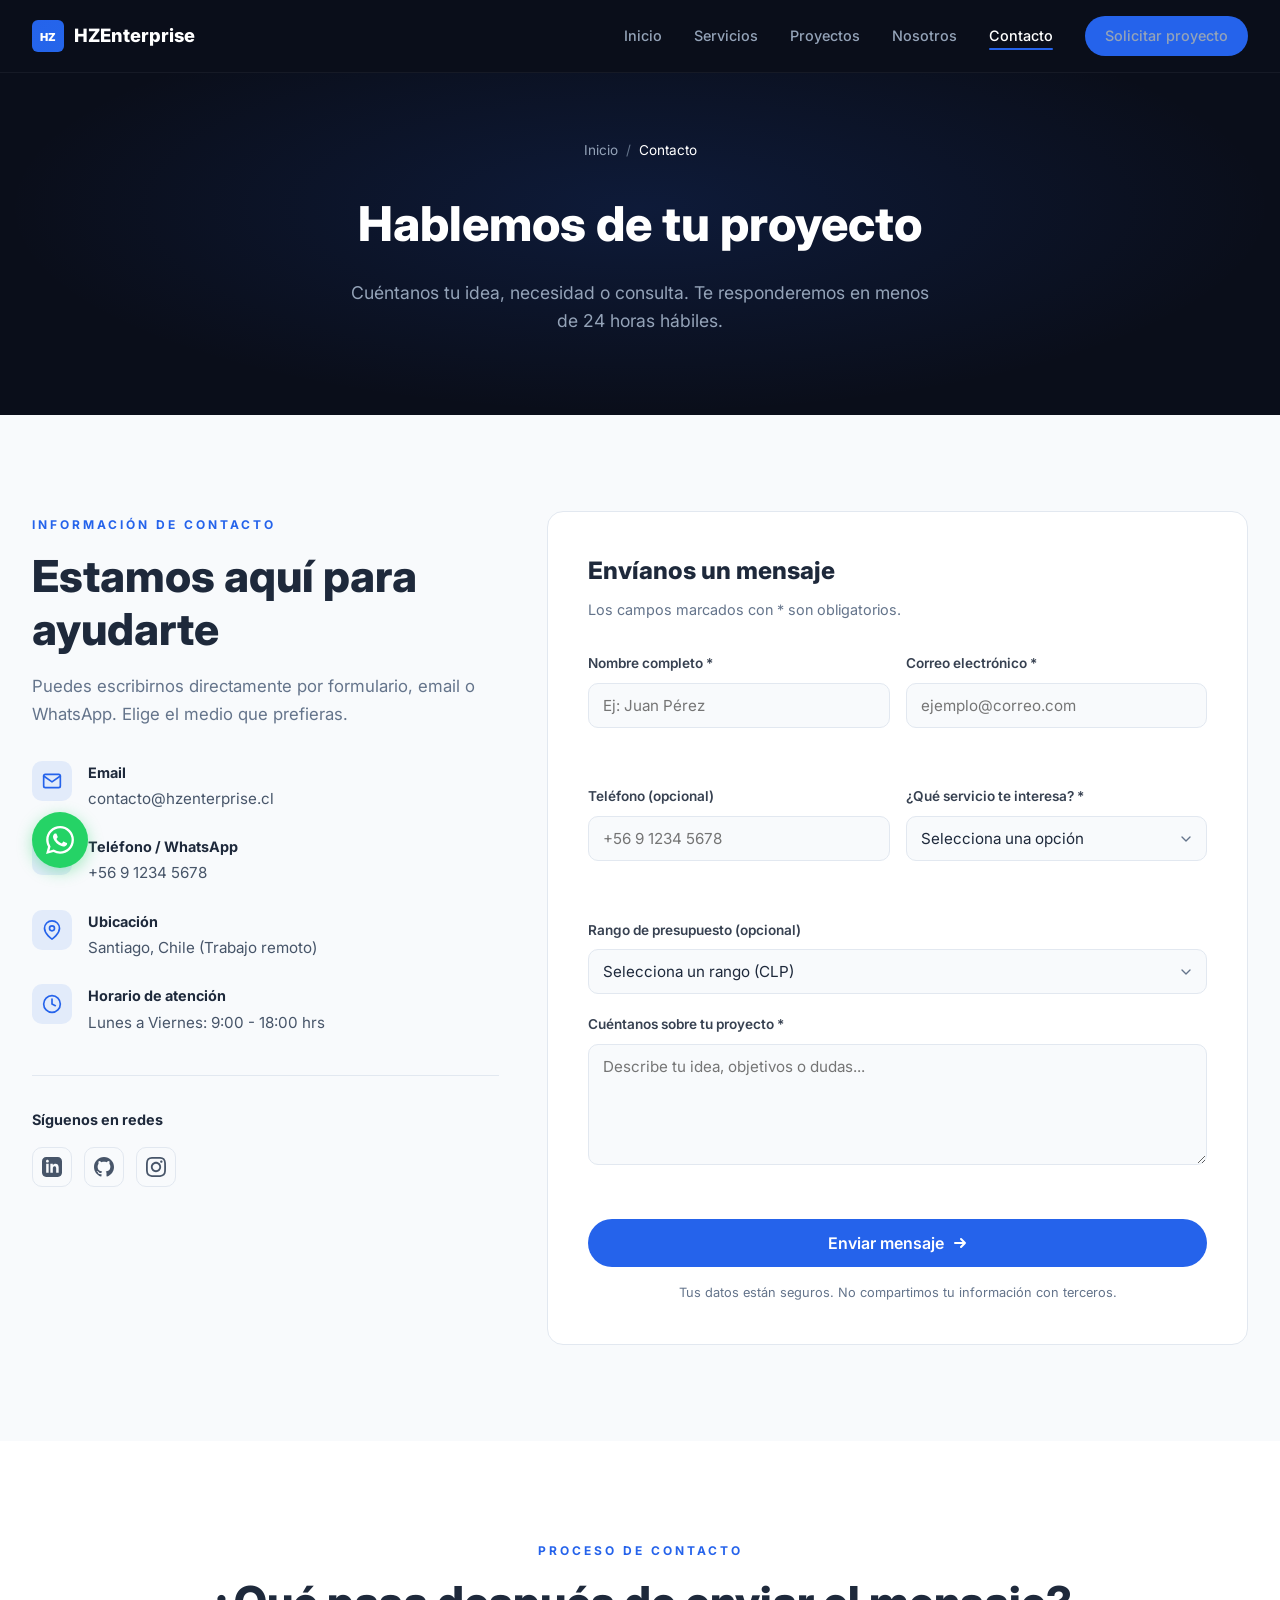
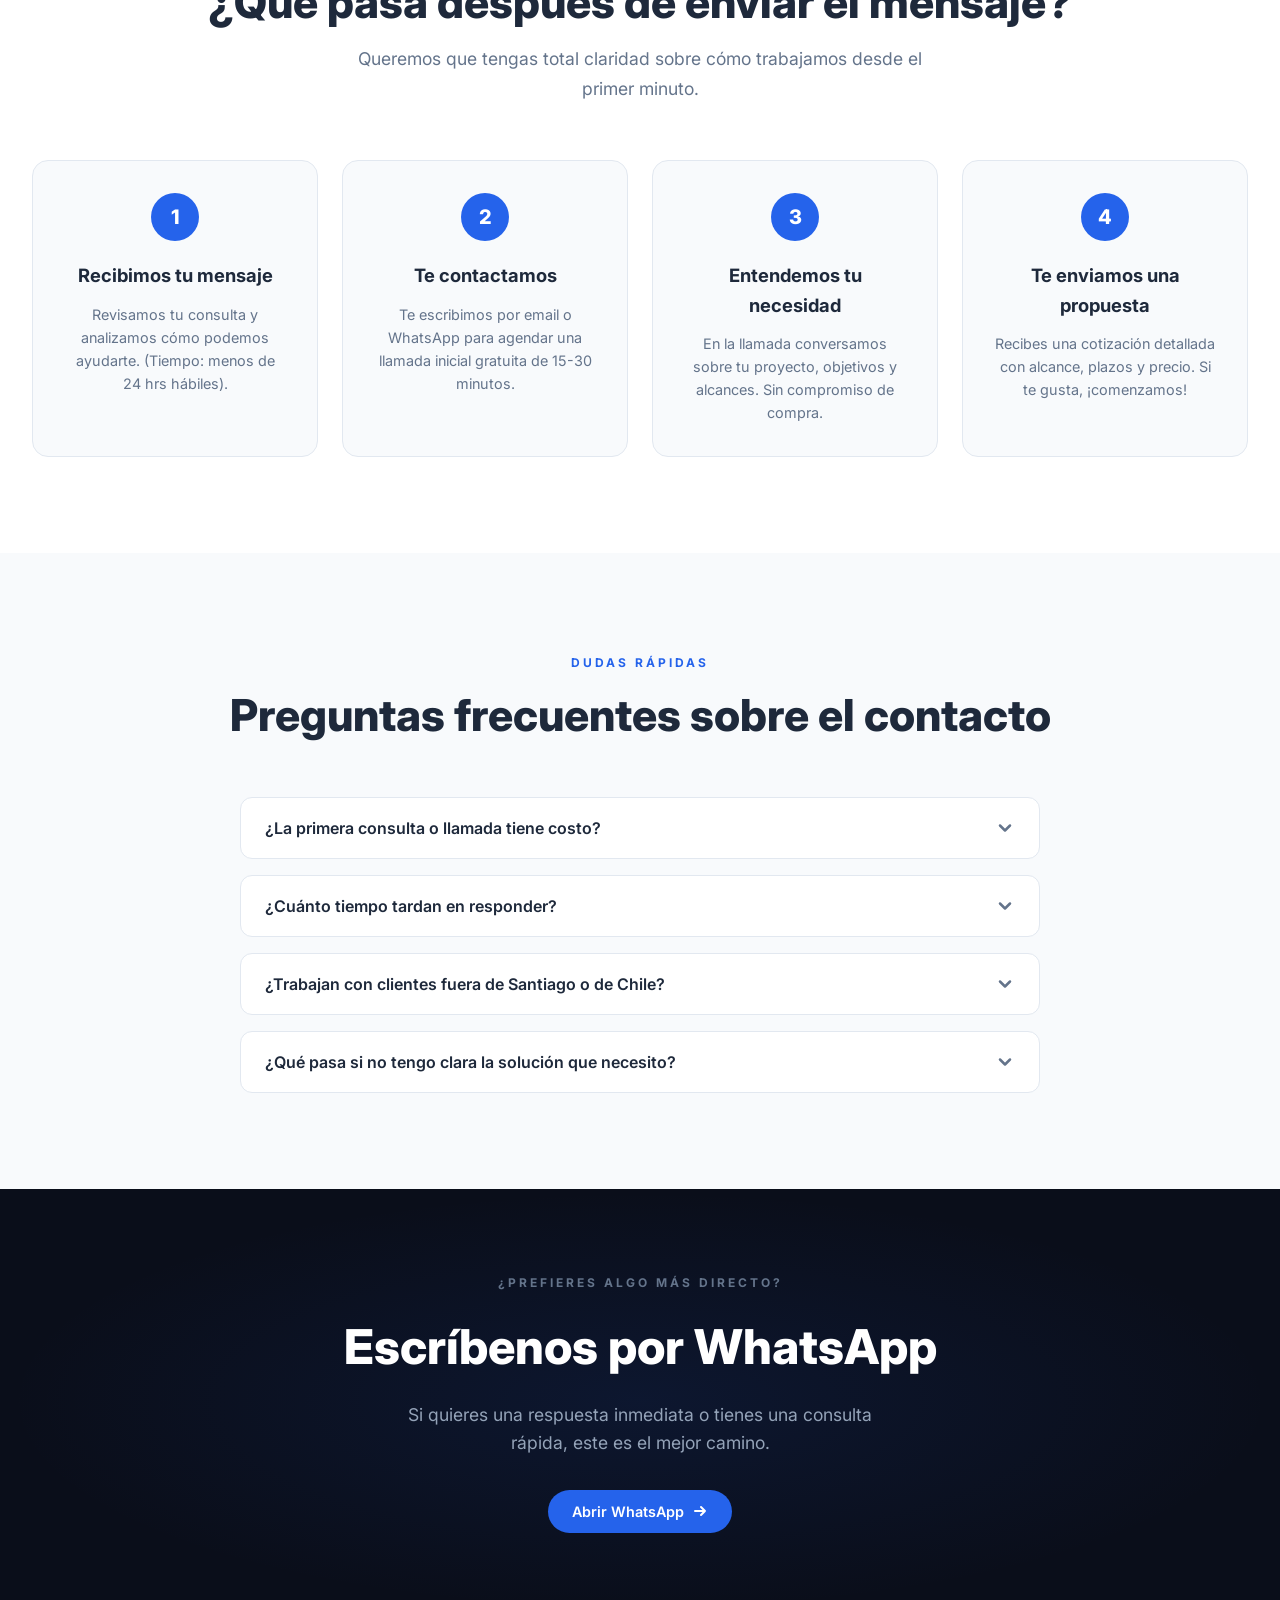
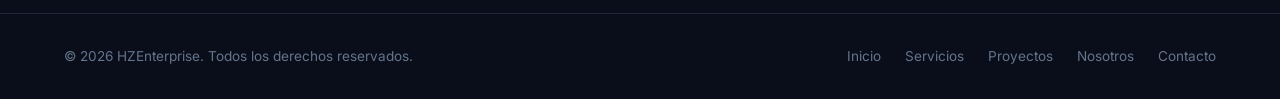
<file: pages/contacto.html>
<!DOCTYPE html>
<html lang="es">
<head>
    <meta charset="UTF-8">
    <meta name="viewport" content="width=device-width, initial-scale=1.0">
    <meta name="description" content="Contacta a HZEnterprise - Cuéntanos tu proyecto y te responderemos en menos de 24 horas.">
    <meta name="keywords" content="contacto HZEnterprise, cotización desarrollo web, consultar proyecto, Santiago Chile">

    <meta property="og:title" content="Contacto - HZEnterprise">
    <meta property="og:description" content="Cuéntanos tu idea y te ayudamos a hacerla realidad. Respuesta en menos de 24 horas.">
    <meta property="og:url" content="https://hzenterprise.cl/pages/contacto.html">
    <meta property="og:type" content="website">

    <title>Contacto - HZEnterprise</title>

    <link rel="preconnect" href="https://fonts.googleapis.com">
    <link rel="preconnect" href="https://fonts.gstatic.com" crossorigin>
    <link href="https://fonts.googleapis.com/css2?family=Inter:wght@300;400;500;600;700;800;900&display=swap" rel="stylesheet">

    <link rel="stylesheet" href="../css/style.css">
    <link rel="stylesheet" href="../css/components.css">
    <link rel="stylesheet" href="../css/animations.css">
    <link rel="stylesheet" href="../css/responsive.css">
</head>
<body>

    <!-- ========== NAVBAR ========== -->
    <nav class="navbar" role="navigation" aria-label="Navegación principal">
        <div class="navbar-inner">
            <a href="../index.html" class="logo" aria-label="HZEnterprise - Inicio">
                <svg class="logo-svg" width="32" height="32" viewBox="0 0 32 32" fill="none">
                    <rect width="32" height="32" rx="6" fill="url(#logoGrad)"/>
                    <text x="50%" y="55%" dominant-baseline="middle" text-anchor="middle" fill="white" font-family="Inter" font-weight="900" font-size="11">HZ</text>
                    <defs>
                        <linearGradient id="logoGrad" x1="0" y1="0" x2="32" y2="32">
                            <stop stop-color="#2563EB"/>
                            <stop offset="1" stop-color="#06B6D4"/>
                        </linearGradient>
                    </defs>
                </svg>
                <span>HZEnterprise</span>
            </a>

            <ul class="nav-links">
                <li><a href="../index.html">Inicio</a></li>
                <li><a href="servicios.html">Servicios</a></li>
                <li><a href="proyectos.html">Proyectos</a></li>
                <li><a href="nosotros.html">Nosotros</a></li>
                <li><a href="contacto.html" class="active">Contacto</a></li>
                <li><a href="contacto.html" class="btn btn-primary btn-nav">Solicitar proyecto</a></li>
            </ul>

            <button class="hamburger" id="hamburger" aria-label="Abrir menú" aria-expanded="false">
                <span></span><span></span><span></span>
            </button>
        </div>
    </nav>

    <div class="mobile-menu" id="mobileMenu" role="dialog" aria-label="Menú de navegación">
        <a href="../index.html">Inicio</a>
        <a href="servicios.html">Servicios</a>
        <a href="proyectos.html">Proyectos</a>
        <a href="nosotros.html">Nosotros</a>
        <a href="contacto.html">Contacto</a>
        <a href="contacto.html" class="btn btn-primary btn-full">Solicitar proyecto</a>
    </div>

    <!-- ========== PAGE HEADER ========== -->
    <section class="page-header">
        <div class="container">
            <nav class="breadcrumb" aria-label="Breadcrumb">
                <a href="../index.html">Inicio</a>
                <span class="separator">/</span>
                <span class="current">Contacto</span>
            </nav>
            <h1>Hablemos de tu proyecto</h1>
            <p>Cuéntanos tu idea, necesidad o consulta. Te responderemos en menos de 24 horas hábiles.</p>
        </div>
    </section>

    <!-- ========== CONTACTO PRINCIPAL ========== -->
    <section class="section section-light">
        <div class="container">
            <div class="contact-grid">
                
                <!-- Columna Izquierda: Información -->
                <div class="contact-info fade-in-left">
                    <span class="section-label">Información de contacto</span>
                    <h2 class="section-title">Estamos aquí para ayudarte</h2>
                    <p class="contact-lead">Puedes escribirnos directamente por formulario, email o WhatsApp. Elige el medio que prefieras.</p>

                    <ul class="contact-details">
                        <li>
                            <div class="icon">
                                <svg width="20" height="20" viewBox="0 0 24 24" fill="none" stroke="currentColor" stroke-width="2">
                                    <path d="M4 4H20C21.1 4 22 4.9 22 6V18C22 19.1 21.1 20 20 20H4C2.9 20 2 19.1 2 18V6C2 4.9 2.9 4 4 4Z" stroke-linecap="round" stroke-linejoin="round"/>
                                    <path d="M22 6L12 13L2 6" stroke-linecap="round" stroke-linejoin="round"/>
                                </svg>
                            </div>
                            <div>
                                <strong>Email</strong>
                                <a href="mailto:contacto@hzenterprise.cl">contacto@hzenterprise.cl</a>
                            </div>
                        </li>
                        <li>
                            <div class="icon">
                                <svg width="20" height="20" viewBox="0 0 24 24" fill="none" stroke="currentColor" stroke-width="2">
                                    <path d="M22 16.92V19.92C22.0032 20.1985 21.9447 20.4742 21.8286 20.7279C21.7126 20.9815 21.5417 21.2072 21.3278 21.3893C21.114 21.5715 20.8623 21.7057 20.5898 21.7832C20.3174 21.8607 20.0307 21.8796 19.75 21.8399C16.7107 21.3799 13.8505 20.2105 11.39 18.42C9.08029 16.7474 7.17751 14.6015 5.82 12.14C4.03108 9.68027 2.86168 6.82083 2.4 3.78C2.36033 3.49933 2.37926 3.21263 2.45676 2.94019C2.53427 2.66775 2.66849 2.41604 2.85065 2.20219C3.03281 1.98834 3.25853 1.81743 3.51219 1.70137C3.76585 1.58531 4.04156 1.52683 4.32 1.53H7.32C8.31 1.53 9.18 2.21 9.45 3.16C9.57 3.59 9.64 4.03 9.66 4.47C9.67679 4.75859 9.61428 5.04616 9.478 5.30184C9.34172 5.55752 9.13587 5.77166 8.88 5.92L7.62 6.67C8.96153 9.02257 10.9285 10.9896 13.28 12.33L14.03 11.07C14.1783 10.8141 14.3925 10.6083 14.6481 10.472C14.9038 10.3357 15.1914 10.2732 15.48 10.29C15.92 10.31 16.36 10.38 16.79 10.5C17.7469 10.7732 18.4232 11.6491 18.42 12.64V15.64C18.42 15.91 18.42 16.18 18.42 16.45" stroke-linecap="round" stroke-linejoin="round"/>
                                </svg>
                            </div>
                            <div>
                                <strong>Teléfono / WhatsApp</strong>
                                <a href="https://wa.me/56912345678" target="_blank" rel="noopener">+56 9 1234 5678</a>
                            </div>
                        </li>
                        <li>
                            <div class="icon">
                                <svg width="20" height="20" viewBox="0 0 24 24" fill="none" stroke="currentColor" stroke-width="2">
                                    <path d="M21 10C21 17 12 23 12 23C12 23 3 17 3 10C3 7.61305 3.94821 5.32387 5.63604 3.63604C7.32387 1.94821 9.61305 1 12 1C14.3869 1 16.6761 1.94821 18.364 3.63604C20.0518 5.32387 21 7.61305 21 10Z" stroke-linecap="round" stroke-linejoin="round"/>
                                    <circle cx="12" cy="10" r="3" stroke-linecap="round" stroke-linejoin="round"/>
                                </svg>
                            </div>
                            <div>
                                <strong>Ubicación</strong>
                                <span>Santiago, Chile (Trabajo remoto)</span>
                            </div>
                        </li>
                        <li>
                            <div class="icon">
                                <svg width="20" height="20" viewBox="0 0 24 24" fill="none" stroke="currentColor" stroke-width="2">
                                    <circle cx="12" cy="12" r="10" stroke-linecap="round" stroke-linejoin="round"/>
                                    <path d="M12 6V12L16 14" stroke-linecap="round" stroke-linejoin="round"/>
                                </svg>
                            </div>
                            <div>
                                <strong>Horario de atención</strong>
                                <span>Lunes a Viernes: 9:00 - 18:00 hrs</span>
                            </div>
                        </li>
                    </ul>

                    <div class="contact-social">
                        <strong>Síguenos en redes</strong>
                        <div class="social-links">
                            <a href="#" aria-label="LinkedIn" target="_blank" rel="noopener">
                                <svg width="20" height="20" viewBox="0 0 24 24" fill="currentColor"><path d="M19 0h-14c-2.761 0-5 2.239-5 5v14c0 2.761 2.239 5 5 5h14c2.762 0 5-2.239 5-5v-14c0-2.761-2.238-5-5-5zm-11 19h-3v-11h3v11zm-1.5-12.268c-.966 0-1.75-.79-1.75-1.764s.784-1.764 1.75-1.764 1.75.79 1.75 1.764-.783 1.764-1.75 1.764zm13.5 12.268h-3v-5.604c0-3.368-4-3.113-4 0v5.604h-3v-11h3v1.765c1.396-2.586 7-2.777 7 2.476v6.759z"/></svg>
                            </a>
                            <a href="#" aria-label="GitHub" target="_blank" rel="noopener">
                                <svg width="20" height="20" viewBox="0 0 24 24" fill="currentColor"><path d="M12 0c-6.626 0-12 5.373-12 12 0 5.302 3.438 9.8 8.207 11.387.599.111.793-.261.793-.577v-2.234c-3.338.726-4.033-1.416-4.033-1.416-.546-1.387-1.333-1.756-1.333-1.756-1.089-.745.083-.729.083-.729 1.205.084 1.839 1.237 1.839 1.237 1.07 1.834 2.807 1.304 3.492.997.107-.775.418-1.305.762-1.604-2.665-.305-5.467-1.334-5.467-5.931 0-1.311.469-2.381 1.236-3.221-.124-.303-.535-1.524.117-3.176 0 0 1.008-.322 3.301 1.23.957-.266 1.983-.399 3.003-.404 1.02.005 2.047.138 3.006.404 2.291-1.552 3.297-1.23 3.297-1.23.653 1.653.242 2.874.118 3.176.77.84 1.235 1.911 1.235 3.221 0 4.609-2.807 5.624-5.479 5.921.43.372.823 1.102.823 2.222v3.293c0 .319.192.694.801.576 4.765-1.589 8.199-6.086 8.199-11.386 0-6.627-5.373-12-12-12z"/></svg>
                            </a>
                            <a href="#" aria-label="Instagram" target="_blank" rel="noopener">
                                <svg width="20" height="20" viewBox="0 0 24 24" fill="currentColor"><path d="M12 2.163c3.204 0 3.584.012 4.85.07 3.252.148 4.771 1.691 4.919 4.919.058 1.265.069 1.645.069 4.849 0 3.205-.012 3.584-.069 4.849-.149 3.225-1.664 4.771-4.919 4.919-1.266.058-1.644.07-4.85.07-3.204 0-3.584-.012-4.849-.07-3.26-.149-4.771-1.699-4.919-4.92-.058-1.265-.07-1.644-.07-4.849 0-3.204.013-3.583.07-4.849.149-3.227 1.664-4.771 4.919-4.919 1.266-.057 1.645-.069 4.849-.069zm0-2.163c-3.259 0-3.667.014-4.947.072-4.358.2-6.78 2.618-6.98 6.98-.059 1.281-.073 1.689-.073 4.948 0 3.259.014 3.668.072 4.948.2 4.358 2.618 6.78 6.98 6.98 1.281.058 1.689.072 4.948.072 3.259 0 3.668-.014 4.948-.072 4.354-.2 6.782-2.618 6.979-6.98.059-1.28.073-1.689.073-4.948 0-3.259-.014-3.667-.072-4.947-.196-4.354-2.617-6.78-6.979-6.98-1.281-.059-1.69-.073-4.949-.073zm0 5.838c-3.403 0-6.162 2.759-6.162 6.162s2.759 6.163 6.162 6.163 6.162-2.759 6.162-6.163c0-3.403-2.759-6.162-6.162-6.162zm0 10.162c-2.209 0-4-1.79-4-4 0-2.209 1.791-4 4-4s4 1.791 4 4c0 2.21-1.791 4-4 4zm6.406-11.845c-.796 0-1.441.645-1.441 1.44s.645 1.44 1.441 1.44c.795 0 1.439-.645 1.439-1.44s-.644-1.44-1.439-1.44z"/></svg>
                            </a>
                        </div>
                    </div>
                </div>

                <!-- Columna Derecha: Formulario -->
                <form class="contact-form fade-in-right" id="contactForm" novalidate>
                    <div class="form-header">
                        <h3>Envíanos un mensaje</h3>
                        <p>Los campos marcados con * son obligatorios.</p>
                    </div>

                    <div class="form-row">
                        <div class="form-group">
                            <label for="nombre">Nombre completo *</label>
                            <input type="text" id="nombre" name="nombre" placeholder="Ej: Juan Pérez" required>
                            <span class="error-message" id="error-nombre"></span>
                        </div>
                        <div class="form-group">
                            <label for="correo">Correo electrónico *</label>
                            <input type="email" id="correo" name="correo" placeholder="ejemplo@correo.com" required>
                            <span class="error-message" id="error-correo"></span>
                        </div>
                    </div>

                    <div class="form-row">
                        <div class="form-group">
                            <label for="telefono">Teléfono (opcional)</label>
                            <input type="tel" id="telefono" name="telefono" placeholder="+56 9 1234 5678">
                        </div>
                        <div class="form-group">
                            <label for="servicio">¿Qué servicio te interesa? *</label>
                            <select id="servicio" name="servicio" required>
                                <option value="" disabled selected>Selecciona una opción</option>
                                <option value="web">Desarrollo Web</option>
                                <option value="software">Desarrollo de Software</option>
                                <option value="automatizacion">Automatización</option>
                                <option value="consultoria">Consultoría TI</option>
                                <option value="otro">Otro / No estoy seguro</option>
                            </select>
                            <span class="error-message" id="error-servicio"></span>
                        </div>
                    </div>

                    <div class="form-group">
                        <label for="presupuesto">Rango de presupuesto (opcional)</label>
                        <select id="presupuesto" name="presupuesto">
                            <option value="" disabled selected>Selecciona un rango (CLP)</option>
                            <option value="bajo">Menos de $300.000</option>
                            <option value="medio">$300.000 - $700.000</option>
                            <option value="alto">$700.000 - $1.500.000</option>
                            <option value="enterprise">Más de $1.500.000</option>
                            <option value="noclaro">No tengo claro aún</option>
                        </select>
                    </div>

                    <div class="form-group">
                        <label for="mensaje">Cuéntanos sobre tu proyecto *</label>
                        <textarea id="mensaje" name="mensaje" rows="5" placeholder="Describe tu idea, objetivos o dudas..." required></textarea>
                        <span class="error-message" id="error-mensaje"></span>
                    </div>

                    <div class="form-footer">
                        <button type="submit" class="btn btn-primary form-submit" id="submitBtn">
                            <span class="btn-text">Enviar mensaje</span>
                            <span class="btn-loading" style="display: none;">Enviando...</span>
                            <svg class="btn-icon" width="16" height="16" viewBox="0 0 16 16" fill="none">
                                <path d="M3 8H13M13 8L9 4M13 8L9 12" stroke="currentColor" stroke-width="2" stroke-linecap="round" stroke-linejoin="round"/>
                            </svg>
                        </button>
                        <p class="form-disclaimer">Tus datos están seguros. No compartimos tu información con terceros.</p>
                    </div>
                </form>
            </div>
        </div>
    </section>

    <!-- ========== QUÉ PASA DESPUÉS ========== -->
    <section class="section section-white">
        <div class="container">
            <div class="section-header section-header-center fade-in">
                <span class="section-label">Proceso de contacto</span>
                <h2 class="section-title">¿Qué pasa después de enviar el mensaje?</h2>
                <p class="section-subtitle">Queremos que tengas total claridad sobre cómo trabajamos desde el primer minuto.</p>
            </div>

            <div class="process-grid">
                <div class="process-step fade-in">
                    <div class="step-number">1</div>
                    <h4>Recibimos tu mensaje</h4>
                    <p>Revisamos tu consulta y analizamos cómo podemos ayudarte. (Tiempo: menos de 24 hrs hábiles).</p>
                </div>
                <div class="process-step fade-in fade-in-delay-1">
                    <div class="step-number">2</div>
                    <h4>Te contactamos</h4>
                    <p>Te escribimos por email o WhatsApp para agendar una llamada inicial gratuita de 15-30 minutos.</p>
                </div>
                <div class="process-step fade-in fade-in-delay-2">
                    <div class="step-number">3</div>
                    <h4>Entendemos tu necesidad</h4>
                    <p>En la llamada conversamos sobre tu proyecto, objetivos y alcances. Sin compromiso de compra.</p>
                </div>
                <div class="process-step fade-in fade-in-delay-3">
                    <div class="step-number">4</div>
                    <h4>Te enviamos una propuesta</h4>
                    <p>Recibes una cotización detallada con alcance, plazos y precio. Si te gusta, ¡comenzamos!</p>
                </div>
            </div>
        </div>
    </section>

    <!-- ========== FAQ CONTACTO ========== -->
    <section class="section section-light">
        <div class="container">
            <div class="section-header section-header-center fade-in">
                <span class="section-label">Dudas rápidas</span>
                <h2 class="section-title">Preguntas frecuentes sobre el contacto</h2>
            </div>

            <div class="faq-list">
                <div class="faq-item fade-in">
                    <button class="faq-question" aria-expanded="false">
                        <span>¿La primera consulta o llamada tiene costo?</span>
                        <svg class="faq-icon" width="20" height="20" viewBox="0 0 16 16" fill="none">
                            <path d="M4 6L8 10L12 6" stroke="currentColor" stroke-width="2" stroke-linecap="round" stroke-linejoin="round"/>
                        </svg>
                    </button>
                    <div class="faq-answer">
                        <p><strong>No, es completamente gratuita.</strong> La primera llamada es para conocernos, entender tu necesidad y ver si podemos ayudarte. No hay ningún compromiso de contratación.</p>
                    </div>
                </div>

                <div class="faq-item fade-in">
                    <button class="faq-question" aria-expanded="false">
                        <span>¿Cuánto tiempo tardan en responder?</span>
                        <svg class="faq-icon" width="20" height="20" viewBox="0 0 16 16" fill="none">
                            <path d="M4 6L8 10L12 6" stroke="currentColor" stroke-width="2" stroke-linecap="round" stroke-linejoin="round"/>
                        </svg>
                    </button>
                    <div class="faq-answer">
                        <p>Nos comprometemos a responder todos los mensajes en un plazo máximo de <strong>24 horas hábiles</strong>. Si nos escribes por WhatsApp, la respuesta suele ser casi inmediata en horario de oficina.</p>
                    </div>
                </div>

                <div class="faq-item fade-in">
                    <button class="faq-question" aria-expanded="false">
                        <span>¿Trabajan con clientes fuera de Santiago o de Chile?</span>
                        <svg class="faq-icon" width="20" height="20" viewBox="0 0 16 16" fill="none">
                            <path d="M4 6L8 10L12 6" stroke="currentColor" stroke-width="2" stroke-linecap="round" stroke-linejoin="round"/>
                        </svg>
                    </button>
                    <div class="faq-answer">
                        <p><strong>Sí, trabajamos 100% remoto.</strong> Podemos atender clientes de cualquier parte de Chile e incluso del extranjero. Las reuniones se hacen por videollamada (Google Meet o Zoom).</p>
                    </div>
                </div>

                <div class="faq-item fade-in">
                    <button class="faq-question" aria-expanded="false">
                        <span>¿Qué pasa si no tengo clara la solución que necesito?</span>
                        <svg class="faq-icon" width="20" height="20" viewBox="0 0 16 16" fill="none">
                            <path d="M4 6L8 10L12 6" stroke="currentColor" stroke-width="2" stroke-linecap="round" stroke-linejoin="round"/>
                        </svg>
                    </button>
                    <div class="faq-answer">
                        <p>¡No te preocupes! Muchos clientes llegan solo con una idea o un problema. En la llamada inicial te ayudamos a definir el alcance y te recomendamos la mejor opción (web, software, automatización, etc.).</p>
                    </div>
                </div>
            </div>
        </div>
    </section>

    <!-- ========== CTA ========== -->
    <section class="cta-section">
        <div class="cta-bg"></div>
        <div class="cta-content fade-in">
            <span class="section-label">¿Prefieres algo más directo?</span>
            <h2>Escríbenos por WhatsApp</h2>
            <p>Si quieres una respuesta inmediata o tienes una consulta rápida, este es el mejor camino.</p>
            <a href="https://wa.me/56912345678?text=Hola!%20Quiero%20consultar%20por%20un%20proyecto" target="_blank" rel="noopener" class="btn btn-primary">
                Abrir WhatsApp
                <svg width="16" height="16" viewBox="0 0 16 16" fill="none">
                    <path d="M3 8H13M13 8L9 4M13 8L9 12" stroke="currentColor" stroke-width="2" stroke-linecap="round" stroke-linejoin="round"/>
                </svg>
            </a>
        </div>
    </section>

    <!-- ========== FOOTER ========== -->
    <footer class="footer">
        <div class="footer-inner container">
            <p>© 2026 HZEnterprise. Todos los derechos reservados.</p>
            <div class="footer-links">
                <a href="../index.html">Inicio</a>
                <a href="servicios.html">Servicios</a>
                <a href="proyectos.html">Proyectos</a>
                <a href="nosotros.html">Nosotros</a>
                <a href="contacto.html">Contacto</a>
            </div>
        </div>
    </footer>

    <!-- WhatsApp Float Button -->
    <a href="https://wa.me/56912345678?text=Hola!%20Me%20interesa%20conocer%20más%20sobre%20sus%20servicios" 
       class="whatsapp-float" 
       target="_blank" 
       rel="noopener"
       aria-label="Contactar por WhatsApp">
        <svg width="28" height="28" viewBox="0 0 24 24" fill="currentColor">
            <path d="M17.472 14.382c-.297-.149-1.758-.867-2.03-.967-.273-.099-.471-.148-.67.15-.197.297-.767.966-.94 1.164-.173.199-.347.223-.644.075-.297-.15-1.255-.463-2.39-1.475-.883-.788-1.48-1.761-1.653-2.059-.173-.297-.018-.458.13-.606.134-.133.298-.347.446-.52.149-.174.198-.298.298-.497.099-.198.05-.371-.025-.52-.075-.149-.669-1.612-.916-2.207-.242-.579-.487-.5-.669-.51-.173-.008-.371-.01-.57-.01-.198 0-.52.074-.792.372-.272.297-1.04 1.016-1.04 2.479 0 1.462 1.065 2.875 1.213 3.074.149.198 2.096 3.2 5.077 4.487.709.306 1.262.489 1.694.625.712.227 1.36.195 1.871.118.571-.085 1.758-.719 2.006-1.413.248-.694.248-1.289.173-1.413-.074-.124-.272-.198-.57-.347m-5.421 7.403h-.004a9.87 9.87 0 01-5.031-1.378l-.361-.214-3.741.982.998-3.648-.235-.374a9.86 9.86 0 01-1.51-5.26c.001-5.45 4.436-9.884 9.888-9.884 2.64 0 5.122 1.03 6.988 2.898a9.825 9.825 0 012.893 6.994c-.003 5.45-4.437 9.884-9.885 9.884m8.413-18.297A11.815 11.815 0 0012.05 0C5.495 0 .16 5.335.157 11.892c0 2.096.547 4.142 1.588 5.945L.057 24l6.305-1.654a11.882 11.882 0 005.683 1.448h.005c6.554 0 11.89-5.335 11.893-11.893a11.821 11.821 0 00-3.48-8.413z"/>
        </svg>
    </a>

    <!-- Scroll to top -->
    <button class="scroll-top" id="scrollTop" aria-label="Volver arriba">
        <svg width="20" height="20" viewBox="0 0 16 16" fill="none">
            <path d="M8 13V3M8 3L4 7M8 3L12 7" stroke="currentColor" stroke-width="2" stroke-linecap="round" stroke-linejoin="round"/>
        </svg>
    </button>

    <script src="../js/main.js"></script>
    <script src="../js/contacto.js"></script>
</body>
</html>
</file>
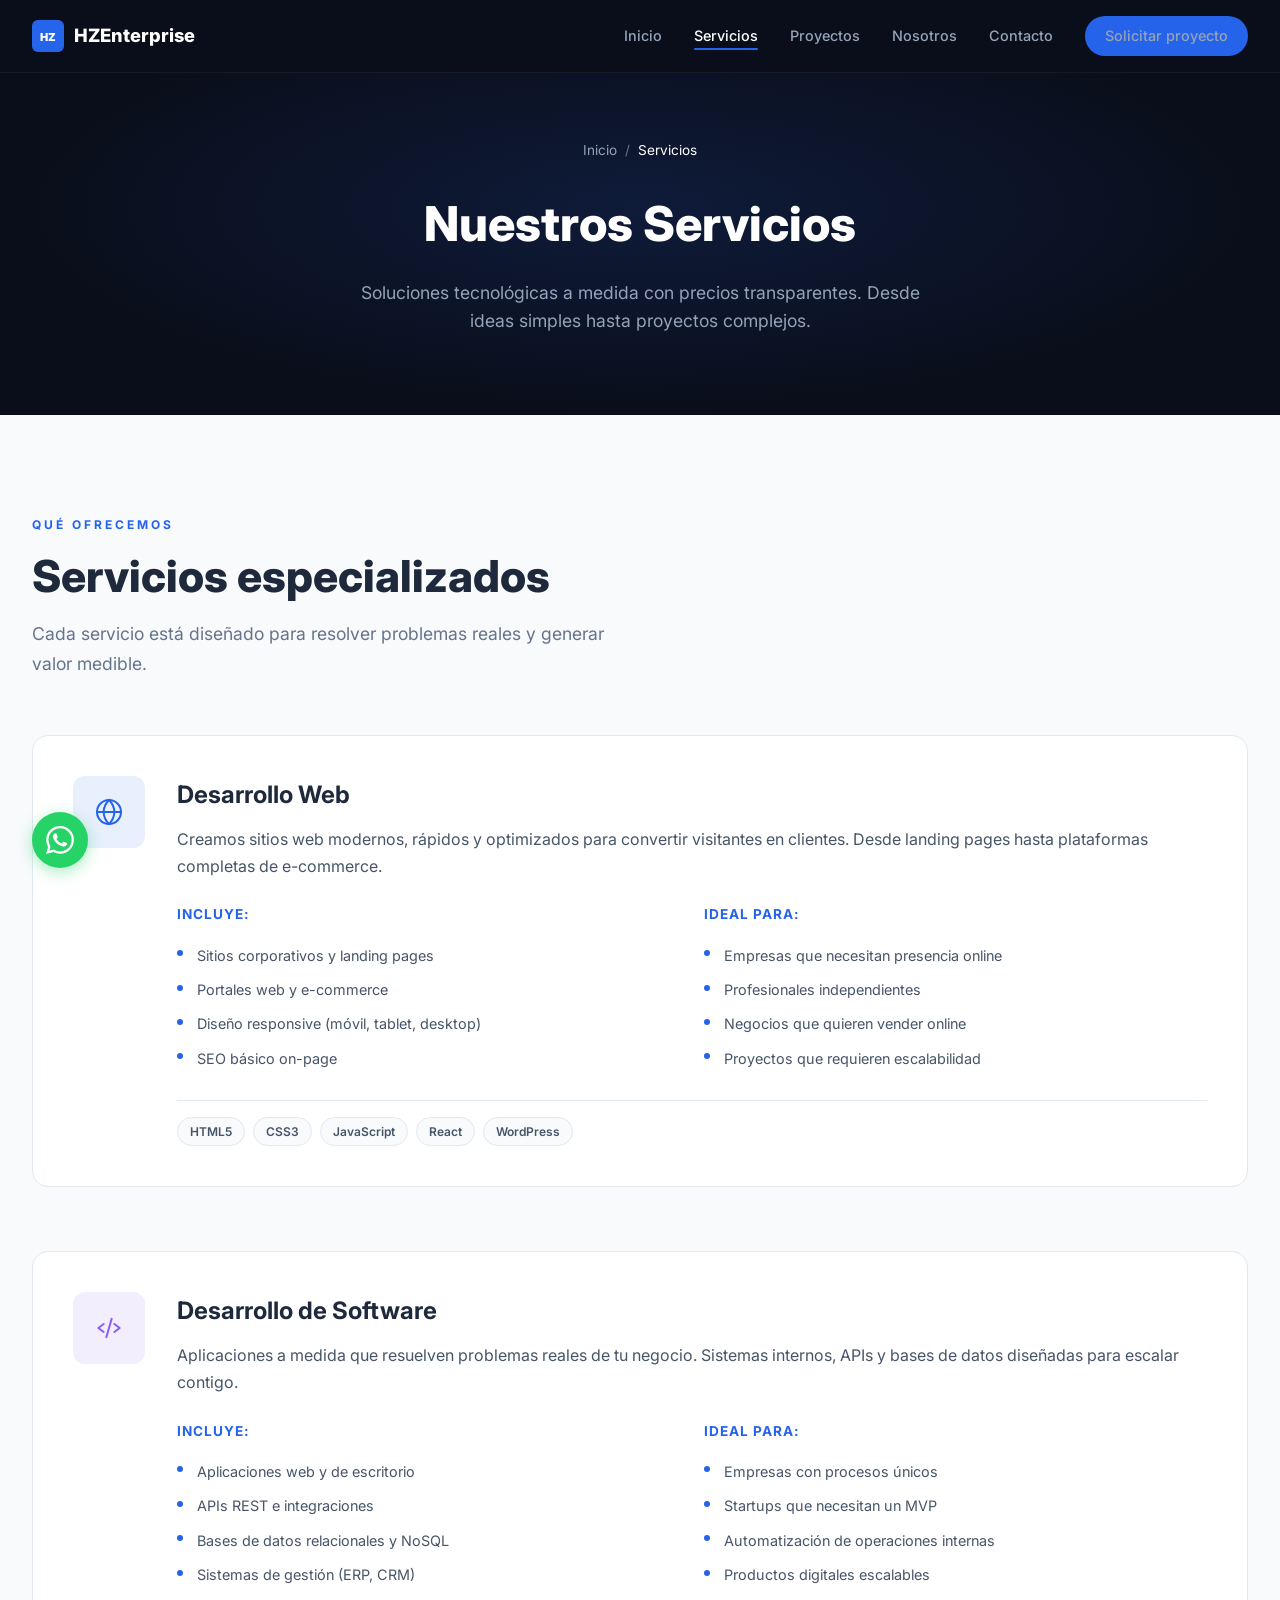
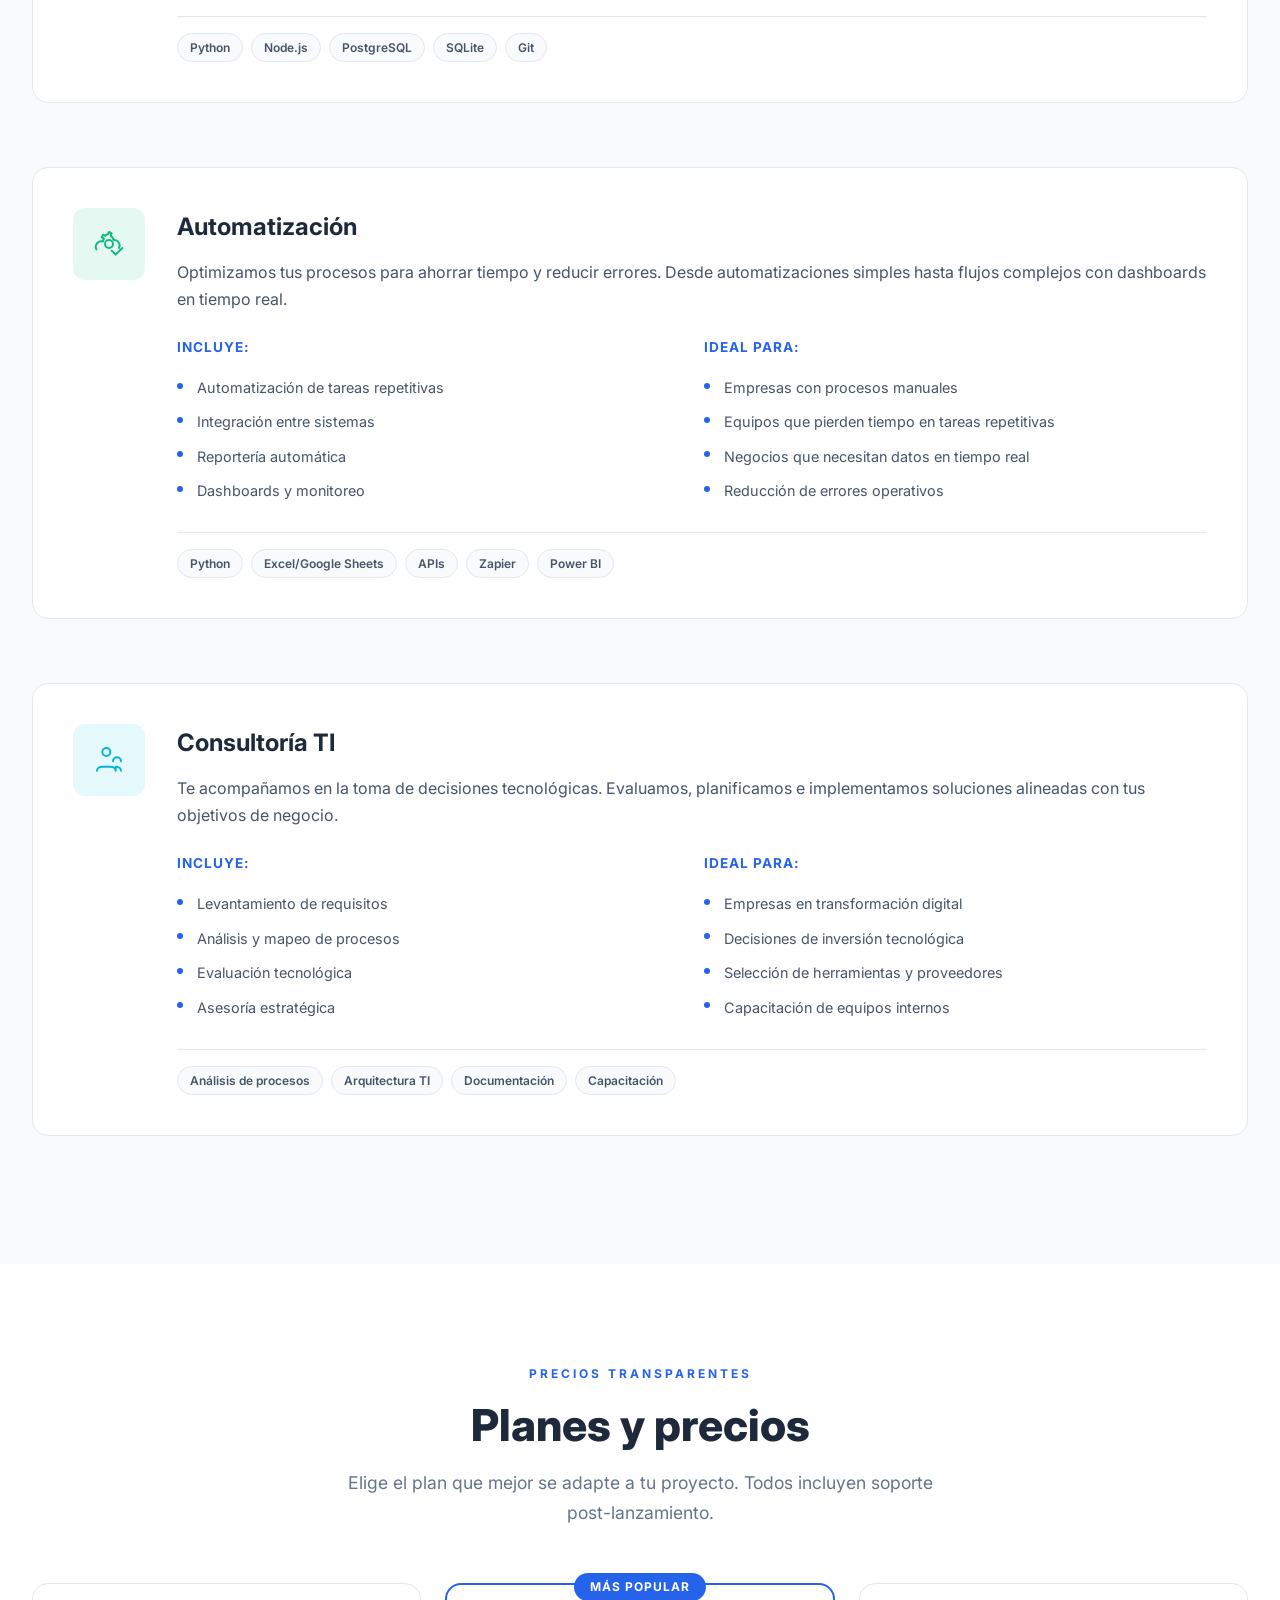
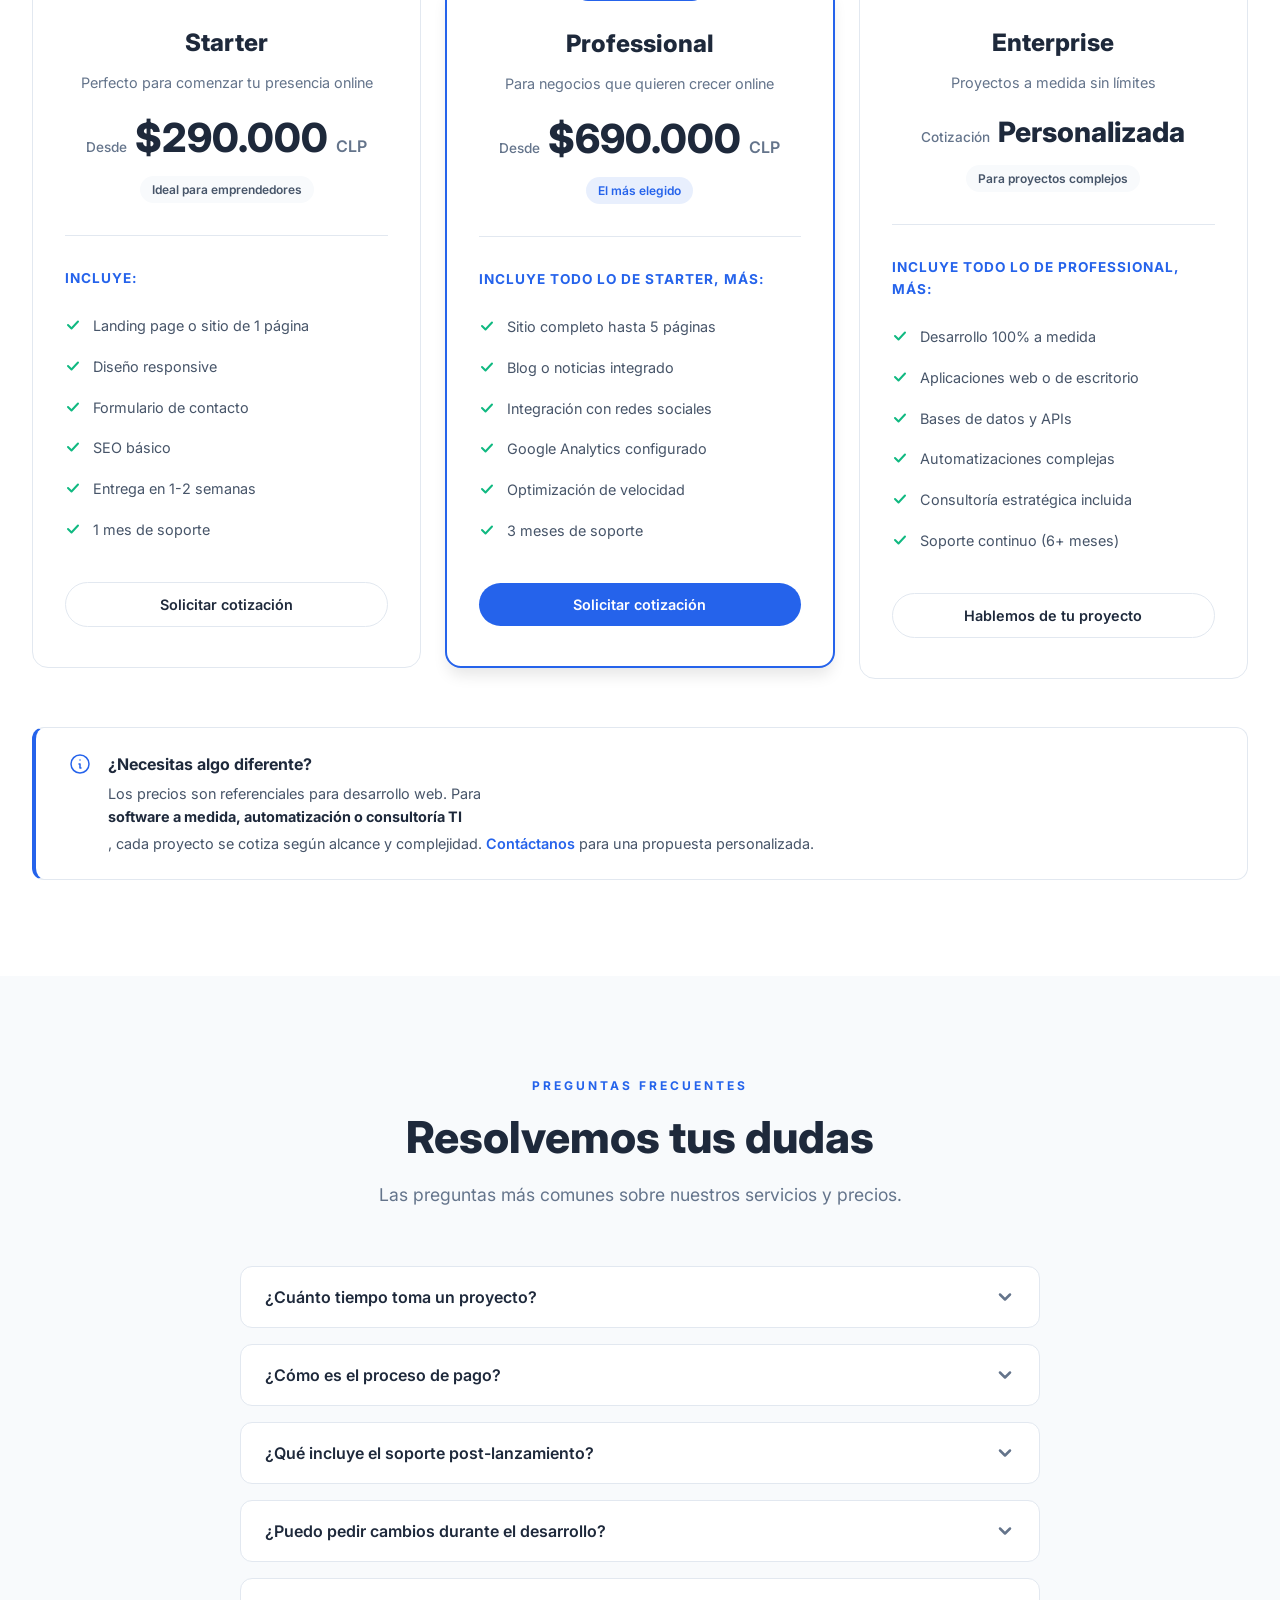
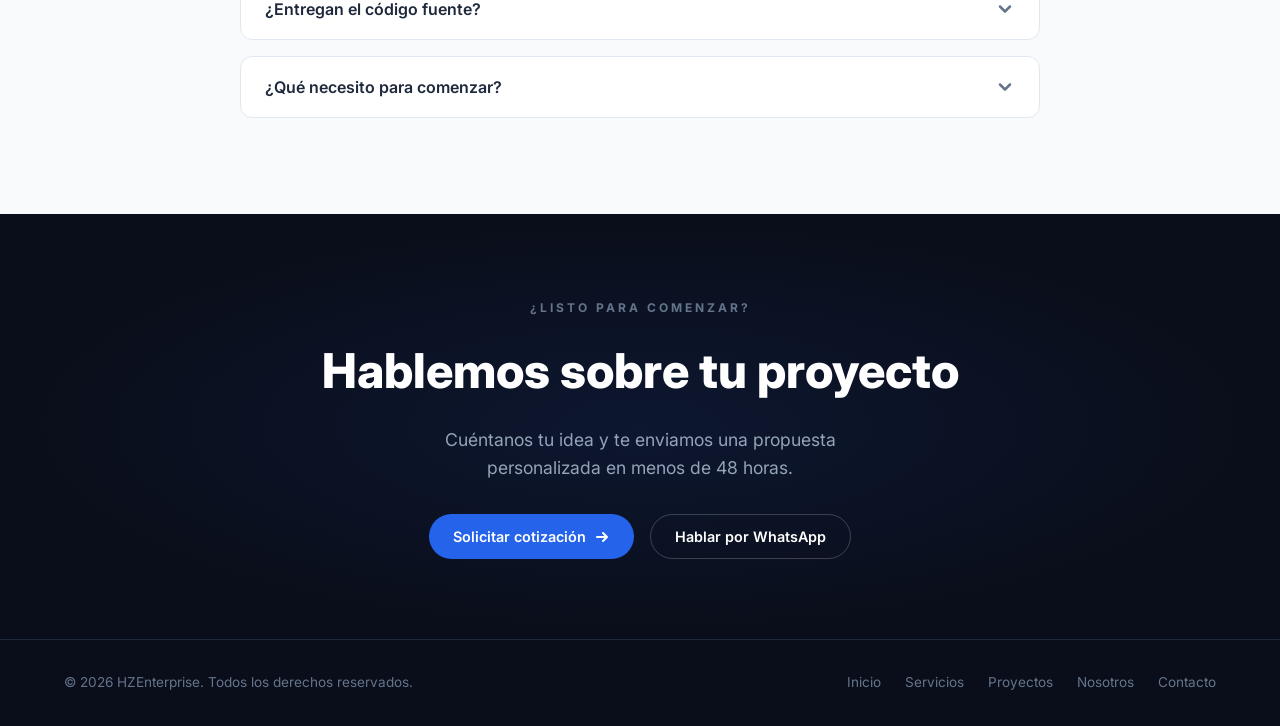
<file: pages/servicios.html>
<!DOCTYPE html>
<html lang="es">
<head>
    <meta charset="UTF-8">
    <meta name="viewport" content="width=device-width, initial-scale=1.0">
    <meta name="description" content="Servicios de HZEnterprise - Desarrollo web, software, automatización y consultoría TI con precios transparentes.">
    <meta name="keywords" content="desarrollo web Chile, precios desarrollo web, automatización, consultoría TI, HZEnterprise">

    <!-- Open Graph -->
    <meta property="og:title" content="Servicios - HZEnterprise">
    <meta property="og:description" content="Desarrollo web, software, automatización y consultoría TI. Precios transparentes.">
    <meta property="og:url" content="https://hzenterprise.cl/pages/servicios.html">
    <meta property="og:type" content="website">

    <title>Servicios - HZEnterprise</title>

    <link rel="preconnect" href="https://fonts.googleapis.com">
    <link rel="preconnect" href="https://fonts.gstatic.com" crossorigin>
    <link href="https://fonts.googleapis.com/css2?family=Inter:wght@300;400;500;600;700;800;900&display=swap" rel="stylesheet">

    <link rel="stylesheet" href="../css/style.css">
    <link rel="stylesheet" href="../css/components.css">
    <link rel="stylesheet" href="../css/animations.css">
    <link rel="stylesheet" href="../css/responsive.css">
</head>
<body>

    <!-- ========== NAVBAR ========== -->
    <nav class="navbar" role="navigation" aria-label="Navegación principal">
        <div class="navbar-inner">
            <a href="../index.html" class="logo" aria-label="HZEnterprise - Inicio">
                <svg class="logo-svg" width="32" height="32" viewBox="0 0 32 32" fill="none">
                    <rect width="32" height="32" rx="6" fill="url(#logoGrad)"/>
                    <text x="50%" y="55%" dominant-baseline="middle" text-anchor="middle" fill="white" font-family="Inter" font-weight="900" font-size="11">HZ</text>
                    <defs>
                        <linearGradient id="logoGrad" x1="0" y1="0" x2="32" y2="32">
                            <stop stop-color="#2563EB"/>
                            <stop offset="1" stop-color="#06B6D4"/>
                        </linearGradient>
                    </defs>
                </svg>
                <span>HZEnterprise</span>
            </a>

            <ul class="nav-links">
                <li><a href="../index.html">Inicio</a></li>
                <li><a href="servicios.html" class="active">Servicios</a></li>
                <li><a href="proyectos.html">Proyectos</a></li>
                <li><a href="nosotros.html">Nosotros</a></li>
                <li><a href="contacto.html">Contacto</a></li>
                <li>
                    <a href="contacto.html" class="btn btn-primary btn-nav">Solicitar proyecto</a>
                </li>
            </ul>

            <button class="hamburger" id="hamburger" aria-label="Abrir menú" aria-expanded="false">
                <span></span><span></span><span></span>
            </button>
        </div>
    </nav>

    <div class="mobile-menu" id="mobileMenu" role="dialog" aria-label="Menú de navegación">
        <a href="../index.html">Inicio</a>
        <a href="servicios.html">Servicios</a>
        <a href="proyectos.html">Proyectos</a>
        <a href="nosotros.html">Nosotros</a>
        <a href="contacto.html">Contacto</a>
        <a href="contacto.html" class="btn btn-primary btn-full">Solicitar proyecto</a>
    </div>

    <!-- ========== PAGE HEADER ========== -->
    <section class="page-header">
        <div class="container">
            <nav class="breadcrumb" aria-label="Breadcrumb">
                <a href="../index.html">Inicio</a>
                <span class="separator">/</span>
                <span class="current">Servicios</span>
            </nav>
            <h1>Nuestros Servicios</h1>
            <p>Soluciones tecnológicas a medida con precios transparentes. Desde ideas simples hasta proyectos complejos.</p>
        </div>
    </section>

    <!-- ========== SERVICIOS DETALLADOS ========== -->
    <section class="section section-light" id="servicios">
        <div class="container">
            <div class="section-header fade-in">
                <span class="section-label">Qué ofrecemos</span>
                <h2 class="section-title">Servicios especializados</h2>
                <p class="section-subtitle">Cada servicio está diseñado para resolver problemas reales y generar valor medible.</p>
            </div>

            <div class="services-detail-list">
                <!-- Servicio 1 -->
                <article class="service-detail fade-in">
                    <div class="service-detail-icon blue">
                        <svg width="32" height="32" viewBox="0 0 24 24" fill="none" stroke="currentColor" stroke-width="1.5">
                            <path d="M21 12C21 16.9706 16.9706 21 12 21C7.02944 21 3 16.9706 3 12C3 7.02944 7.02944 3 12 3C16.9706 3 21 7.02944 21 12Z" stroke-linecap="round"/>
                            <path d="M3 12H21M12 3C14.5 5.5 16 8.5 16 12C16 15.5 14.5 18.5 12 21C9.5 18.5 8 15.5 8 12C8 8.5 9.5 5.5 12 3Z" stroke-linecap="round"/>
                        </svg>
                    </div>
                    <div class="service-detail-content">
                        <h3>Desarrollo Web</h3>
                        <p class="service-detail-desc">Creamos sitios web modernos, rápidos y optimizados para convertir visitantes en clientes. Desde landing pages hasta plataformas completas de e-commerce.</p>
                        <div class="service-detail-features">
                            <div class="feature-column">
                                <h4>Incluye:</h4>
                                <ul>
                                    <li>Sitios corporativos y landing pages</li>
                                    <li>Portales web y e-commerce</li>
                                    <li>Diseño responsive (móvil, tablet, desktop)</li>
                                    <li>SEO básico on-page</li>
                                </ul>
                            </div>
                            <div class="feature-column">
                                <h4>Ideal para:</h4>
                                <ul>
                                    <li>Empresas que necesitan presencia online</li>
                                    <li>Profesionales independientes</li>
                                    <li>Negocios que quieren vender online</li>
                                    <li>Proyectos que requieren escalabilidad</li>
                                </ul>
                            </div>
                        </div>
                        <div class="service-detail-tech">
                            <span class="tech-tag">HTML5</span>
                            <span class="tech-tag">CSS3</span>
                            <span class="tech-tag">JavaScript</span>
                            <span class="tech-tag">React</span>
                            <span class="tech-tag">WordPress</span>
                        </div>
                    </div>
                </article>

                <!-- Servicio 2 -->
                <article class="service-detail fade-in">
                    <div class="service-detail-icon purple">
                        <svg width="32" height="32" viewBox="0 0 24 24" fill="none" stroke="currentColor" stroke-width="1.5">
                            <path d="M8 9L4 12L8 15M16 9L20 12L16 15M14 5L10 19" stroke-linecap="round" stroke-linejoin="round"/>
                        </svg>
                    </div>
                    <div class="service-detail-content">
                        <h3>Desarrollo de Software</h3>
                        <p class="service-detail-desc">Aplicaciones a medida que resuelven problemas reales de tu negocio. Sistemas internos, APIs y bases de datos diseñadas para escalar contigo.</p>
                        <div class="service-detail-features">
                            <div class="feature-column">
                                <h4>Incluye:</h4>
                                <ul>
                                    <li>Aplicaciones web y de escritorio</li>
                                    <li>APIs REST e integraciones</li>
                                    <li>Bases de datos relacionales y NoSQL</li>
                                    <li>Sistemas de gestión (ERP, CRM)</li>
                                </ul>
                            </div>
                            <div class="feature-column">
                                <h4>Ideal para:</h4>
                                <ul>
                                    <li>Empresas con procesos únicos</li>
                                    <li>Startups que necesitan un MVP</li>
                                    <li>Automatización de operaciones internas</li>
                                    <li>Productos digitales escalables</li>
                                </ul>
                            </div>
                        </div>
                        <div class="service-detail-tech">
                            <span class="tech-tag">Python</span>
                            <span class="tech-tag">Node.js</span>
                            <span class="tech-tag">PostgreSQL</span>
                            <span class="tech-tag">SQLite</span>
                            <span class="tech-tag">Git</span>
                        </div>
                    </div>
                </article>

                <!-- Servicio 3 -->
                <article class="service-detail fade-in">
                    <div class="service-detail-icon green">
                        <svg width="32" height="32" viewBox="0 0 24 24" fill="none" stroke="currentColor" stroke-width="1.5">
                            <path d="M12 15C13.6569 15 15 13.6569 15 12C15 10.3431 13.6569 9 12 9C10.3431 9 9 10.3431 9 12C9 13.6569 10.3431 15 12 15Z" stroke-linecap="round"/>
                            <path d="M19.4 15C19.7333 14.3333 20 13.6667 20 13C20 11 18 9 16 9H15.5C15.1667 7.66667 14.3333 6.5 13.2 5.7L14 4L12 3L11.2 4.7C10.4667 4.9 9.8 5.26667 9.2 5.8L7.5 5L6.5 7L8.2 7.8C7.86667 8.46667 7.66667 9.2 7.6 10H6C4 10 2 12 2 14C2 14.6667 2.26667 15.3333 2.6 16" stroke-linecap="round" stroke-linejoin="round"/>
                            <path d="M14 17L17 20L22 15" stroke-linecap="round" stroke-linejoin="round"/>
                        </svg>
                    </div>
                    <div class="service-detail-content">
                        <h3>Automatización</h3>
                        <p class="service-detail-desc">Optimizamos tus procesos para ahorrar tiempo y reducir errores. Desde automatizaciones simples hasta flujos complejos con dashboards en tiempo real.</p>
                        <div class="service-detail-features">
                            <div class="feature-column">
                                <h4>Incluye:</h4>
                                <ul>
                                    <li>Automatización de tareas repetitivas</li>
                                    <li>Integración entre sistemas</li>
                                    <li>Reportería automática</li>
                                    <li>Dashboards y monitoreo</li>
                                </ul>
                            </div>
                            <div class="feature-column">
                                <h4>Ideal para:</h4>
                                <ul>
                                    <li>Empresas con procesos manuales</li>
                                    <li>Equipos que pierden tiempo en tareas repetitivas</li>
                                    <li>Negocios que necesitan datos en tiempo real</li>
                                    <li>Reducción de errores operativos</li>
                                </ul>
                            </div>
                        </div>
                        <div class="service-detail-tech">
                            <span class="tech-tag">Python</span>
                            <span class="tech-tag">Excel/Google Sheets</span>
                            <span class="tech-tag">APIs</span>
                            <span class="tech-tag">Zapier</span>
                            <span class="tech-tag">Power BI</span>
                        </div>
                    </div>
                </article>

                <!-- Servicio 4 -->
                <article class="service-detail fade-in">
                    <div class="service-detail-icon cyan">
                        <svg width="32" height="32" viewBox="0 0 24 24" fill="none" stroke="currentColor" stroke-width="1.5">
                            <path d="M17 20C17 18.3431 15.2091 17 13 17H7C4.79086 17 3 18.3431 3 20M21 20C21 18.3431 19.2091 17 17 17M17 20V17M10 9C11.6569 9 13 7.65685 13 6C13 4.34315 11.6569 3 10 3C8.34315 3 7 4.34315 7 6C7 7.65685 8.34315 9 10 9ZM21 13C21 11.3431 19.6569 10 18 10C16.3431 10 15 11.3431 15 13" stroke-linecap="round" stroke-linejoin="round"/>
                        </svg>
                    </div>
                    <div class="service-detail-content">
                        <h3>Consultoría TI</h3>
                        <p class="service-detail-desc">Te acompañamos en la toma de decisiones tecnológicas. Evaluamos, planificamos e implementamos soluciones alineadas con tus objetivos de negocio.</p>
                        <div class="service-detail-features">
                            <div class="feature-column">
                                <h4>Incluye:</h4>
                                <ul>
                                    <li>Levantamiento de requisitos</li>
                                    <li>Análisis y mapeo de procesos</li>
                                    <li>Evaluación tecnológica</li>
                                    <li>Asesoría estratégica</li>
                                </ul>
                            </div>
                            <div class="feature-column">
                                <h4>Ideal para:</h4>
                                <ul>
                                    <li>Empresas en transformación digital</li>
                                    <li>Decisiones de inversión tecnológica</li>
                                    <li>Selección de herramientas y proveedores</li>
                                    <li>Capacitación de equipos internos</li>
                                </ul>
                            </div>
                        </div>
                        <div class="service-detail-tech">
                            <span class="tech-tag">Análisis de procesos</span>
                            <span class="tech-tag">Arquitectura TI</span>
                            <span class="tech-tag">Documentación</span>
                            <span class="tech-tag">Capacitación</span>
                        </div>
                    </div>
                </article>
            </div>
        </div>
    </section>

    <!-- ========== PRECIOS ========== -->
    <section class="section section-white" id="precios">
        <div class="container">
            <div class="section-header section-header-center fade-in">
                <span class="section-label">Precios transparentes</span>
                <h2 class="section-title">Planes y precios</h2>
                <p class="section-subtitle">Elige el plan que mejor se adapte a tu proyecto. Todos incluyen soporte post-lanzamiento.</p>
            </div>

            <div class="pricing-grid">
                <!-- Plan Starter -->
                <div class="pricing-card fade-in">
                    <div class="pricing-header">
                        <h3 class="pricing-name">Starter</h3>
                        <p class="pricing-desc">Perfecto para comenzar tu presencia online</p>
                        <div class="pricing-price">
                            <span class="pricing-from">Desde</span>
                            <span class="pricing-amount">$290.000</span>
                            <span class="pricing-currency">CLP</span>
                        </div>
                        <span class="pricing-badge">Ideal para emprendedores</span>
                    </div>
                    <div class="pricing-features">
                        <h4>Incluye:</h4>
                        <ul>
                            <li>
                                <svg class="check-icon" width="16" height="16" viewBox="0 0 16 16" fill="none">
                                    <path d="M3 8L6.5 11.5L13 4.5" stroke="currentColor" stroke-width="2" stroke-linecap="round" stroke-linejoin="round"/>
                                </svg>
                                Landing page o sitio de 1 página
                            </li>
                            <li>
                                <svg class="check-icon" width="16" height="16" viewBox="0 0 16 16" fill="none">
                                    <path d="M3 8L6.5 11.5L13 4.5" stroke="currentColor" stroke-width="2" stroke-linecap="round" stroke-linejoin="round"/>
                                </svg>
                                Diseño responsive
                            </li>
                            <li>
                                <svg class="check-icon" width="16" height="16" viewBox="0 0 16 16" fill="none">
                                    <path d="M3 8L6.5 11.5L13 4.5" stroke="currentColor" stroke-width="2" stroke-linecap="round" stroke-linejoin="round"/>
                                </svg>
                                Formulario de contacto
                            </li>
                            <li>
                                <svg class="check-icon" width="16" height="16" viewBox="0 0 16 16" fill="none">
                                    <path d="M3 8L6.5 11.5L13 4.5" stroke="currentColor" stroke-width="2" stroke-linecap="round" stroke-linejoin="round"/>
                                </svg>
                                SEO básico
                            </li>
                            <li>
                                <svg class="check-icon" width="16" height="16" viewBox="0 0 16 16" fill="none">
                                    <path d="M3 8L6.5 11.5L13 4.5" stroke="currentColor" stroke-width="2" stroke-linecap="round" stroke-linejoin="round"/>
                                </svg>
                                Entrega en 1-2 semanas
                            </li>
                            <li>
                                <svg class="check-icon" width="16" height="16" viewBox="0 0 16 16" fill="none">
                                    <path d="M3 8L6.5 11.5L13 4.5" stroke="currentColor" stroke-width="2" stroke-linecap="round" stroke-linejoin="round"/>
                                </svg>
                                1 mes de soporte
                            </li>
                        </ul>
                    </div>
                    <a href="contacto.html" class="btn btn-outline-dark btn-full">Solicitar cotización</a>
                </div>

                <!-- Plan Professional (Destacado) -->
                <div class="pricing-card pricing-featured fade-in fade-in-delay-1">
                    <div class="pricing-ribbon">Más popular</div>
                    <div class="pricing-header">
                        <h3 class="pricing-name">Professional</h3>
                        <p class="pricing-desc">Para negocios que quieren crecer online</p>
                        <div class="pricing-price">
                            <span class="pricing-from">Desde</span>
                            <span class="pricing-amount">$690.000</span>
                            <span class="pricing-currency">CLP</span>
                        </div>
                        <span class="pricing-badge pricing-badge-primary">El más elegido</span>
                    </div>
                    <div class="pricing-features">
                        <h4>Incluye todo lo de Starter, más:</h4>
                        <ul>
                            <li>
                                <svg class="check-icon" width="16" height="16" viewBox="0 0 16 16" fill="none">
                                    <path d="M3 8L6.5 11.5L13 4.5" stroke="currentColor" stroke-width="2" stroke-linecap="round" stroke-linejoin="round"/>
                                </svg>
                                Sitio completo hasta 5 páginas
                            </li>
                            <li>
                                <svg class="check-icon" width="16" height="16" viewBox="0 0 16 16" fill="none">
                                    <path d="M3 8L6.5 11.5L13 4.5" stroke="currentColor" stroke-width="2" stroke-linecap="round" stroke-linejoin="round"/>
                                </svg>
                                Blog o noticias integrado
                            </li>
                            <li>
                                <svg class="check-icon" width="16" height="16" viewBox="0 0 16 16" fill="none">
                                    <path d="M3 8L6.5 11.5L13 4.5" stroke="currentColor" stroke-width="2" stroke-linecap="round" stroke-linejoin="round"/>
                                </svg>
                                Integración con redes sociales
                            </li>
                            <li>
                                <svg class="check-icon" width="16" height="16" viewBox="0 0 16 16" fill="none">
                                    <path d="M3 8L6.5 11.5L13 4.5" stroke="currentColor" stroke-width="2" stroke-linecap="round" stroke-linejoin="round"/>
                                </svg>
                                Google Analytics configurado
                            </li>
                            <li>
                                <svg class="check-icon" width="16" height="16" viewBox="0 0 16 16" fill="none">
                                    <path d="M3 8L6.5 11.5L13 4.5" stroke="currentColor" stroke-width="2" stroke-linecap="round" stroke-linejoin="round"/>
                                </svg>
                                Optimización de velocidad
                            </li>
                            <li>
                                <svg class="check-icon" width="16" height="16" viewBox="0 0 16 16" fill="none">
                                    <path d="M3 8L6.5 11.5L13 4.5" stroke="currentColor" stroke-width="2" stroke-linecap="round" stroke-linejoin="round"/>
                                </svg>
                                3 meses de soporte
                            </li>
                        </ul>
                    </div>
                    <a href="contacto.html" class="btn btn-primary btn-full">Solicitar cotización</a>
                </div>

                <!-- Plan Enterprise -->
                <div class="pricing-card fade-in fade-in-delay-2">
                    <div class="pricing-header">
                        <h3 class="pricing-name">Enterprise</h3>
                        <p class="pricing-desc">Proyectos a medida sin límites</p>
                        <div class="pricing-price">
                            <span class="pricing-from">Cotización</span>
                            <span class="pricing-amount pricing-custom">Personalizada</span>
                        </div>
                        <span class="pricing-badge">Para proyectos complejos</span>
                    </div>
                    <div class="pricing-features">
                        <h4>Incluye todo lo de Professional, más:</h4>
                        <ul>
                            <li>
                                <svg class="check-icon" width="16" height="16" viewBox="0 0 16 16" fill="none">
                                    <path d="M3 8L6.5 11.5L13 4.5" stroke="currentColor" stroke-width="2" stroke-linecap="round" stroke-linejoin="round"/>
                                </svg>
                                Desarrollo 100% a medida
                            </li>
                            <li>
                                <svg class="check-icon" width="16" height="16" viewBox="0 0 16 16" fill="none">
                                    <path d="M3 8L6.5 11.5L13 4.5" stroke="currentColor" stroke-width="2" stroke-linecap="round" stroke-linejoin="round"/>
                                </svg>
                                Aplicaciones web o de escritorio
                            </li>
                            <li>
                                <svg class="check-icon" width="16" height="16" viewBox="0 0 16 16" fill="none">
                                    <path d="M3 8L6.5 11.5L13 4.5" stroke="currentColor" stroke-width="2" stroke-linecap="round" stroke-linejoin="round"/>
                                </svg>
                                Bases de datos y APIs
                            </li>
                            <li>
                                <svg class="check-icon" width="16" height="16" viewBox="0 0 16 16" fill="none">
                                    <path d="M3 8L6.5 11.5L13 4.5" stroke="currentColor" stroke-width="2" stroke-linecap="round" stroke-linejoin="round"/>
                                </svg>
                                Automatizaciones complejas
                            </li>
                            <li>
                                <svg class="check-icon" width="16" height="16" viewBox="0 0 16 16" fill="none">
                                    <path d="M3 8L6.5 11.5L13 4.5" stroke="currentColor" stroke-width="2" stroke-linecap="round" stroke-linejoin="round"/>
                                </svg>
                                Consultoría estratégica incluida
                            </li>
                            <li>
                                <svg class="check-icon" width="16" height="16" viewBox="0 0 16 16" fill="none">
                                    <path d="M3 8L6.5 11.5L13 4.5" stroke="currentColor" stroke-width="2" stroke-linecap="round" stroke-linejoin="round"/>
                                </svg>
                                Soporte continuo (6+ meses)
                            </li>
                        </ul>
                    </div>
                    <a href="contacto.html" class="btn btn-outline-dark btn-full">Hablemos de tu proyecto</a>
                </div>
            </div>

            <!-- Nota aclaratoria -->
            <div class="pricing-note fade-in">
                <div class="pricing-note-icon">
                    <svg width="24" height="24" viewBox="0 0 24 24" fill="none" stroke="currentColor" stroke-width="1.5">
                        <path d="M13 16H12V12H11M12 8H12.01M21 12C21 16.9706 16.9706 21 12 21C7.02944 21 3 16.9706 3 12C3 7.02944 7.02944 3 12 3C16.9706 3 21 7.02944 21 12Z" stroke-linecap="round" stroke-linejoin="round"/>
                    </svg>
                </div>
                <div>
                    <strong>¿Necesitas algo diferente?</strong>
                    <p>Los precios son referenciales para desarrollo web. Para <strong>software a medida, automatización o consultoría TI</strong>, cada proyecto se cotiza según alcance y complejidad. <a href="contacto.html">Contáctanos</a> para una propuesta personalizada.</p>
                </div>
            </div>
        </div>
    </section>

    <!-- ========== FAQ ========== -->
    <section class="section section-light" id="faq">
        <div class="container">
            <div class="section-header section-header-center fade-in">
                <span class="section-label">Preguntas frecuentes</span>
                <h2 class="section-title">Resolvemos tus dudas</h2>
                <p class="section-subtitle">Las preguntas más comunes sobre nuestros servicios y precios.</p>
            </div>

            <div class="faq-list">
                <div class="faq-item fade-in">
                    <button class="faq-question" aria-expanded="false">
                        <span>¿Cuánto tiempo toma un proyecto?</span>
                        <svg class="faq-icon" width="20" height="20" viewBox="0 0 16 16" fill="none">
                            <path d="M4 6L8 10L12 6" stroke="currentColor" stroke-width="2" stroke-linecap="round" stroke-linejoin="round"/>
                        </svg>
                    </button>
                    <div class="faq-answer">
                        <p>Depende del plan: una <strong>landing page</strong> toma entre 1-2 semanas, un <strong>sitio profesional</strong> entre 3-5 semanas, y proyectos <strong>Enterprise</strong> pueden tomar de 2 a 4 meses. Siempre definimos plazos claros antes de comenzar.</p>
                    </div>
                </div>

                <div class="faq-item fade-in">
                    <button class="faq-question" aria-expanded="false">
                        <span>¿Cómo es el proceso de pago?</span>
                        <svg class="faq-icon" width="20" height="20" viewBox="0 0 16 16" fill="none">
                            <path d="M4 6L8 10L12 6" stroke="currentColor" stroke-width="2" stroke-linecap="round" stroke-linejoin="round"/>
                        </svg>
                    </button>
                    <div class="faq-answer">
                        <p>Trabajamos con un esquema de <strong>50% al inicio y 50% al entregar</strong>. Para proyectos grandes podemos dividir en hitos. Aceptamos transferencia bancaria y otros medios a convenir.</p>
                    </div>
                </div>

                <div class="faq-item fade-in">
                    <button class="faq-question" aria-expanded="false">
                        <span>¿Qué incluye el soporte post-lanzamiento?</span>
                        <svg class="faq-icon" width="20" height="20" viewBox="0 0 16 16" fill="none">
                            <path d="M4 6L8 10L12 6" stroke="currentColor" stroke-width="2" stroke-linecap="round" stroke-linejoin="round"/>
                        </svg>
                    </button>
                    <div class="faq-answer">
                        <p>Incluye corrección de bugs, ajustes menores de diseño y contenido, y soporte técnico por los medios acordados. Cambios mayores o nuevas funcionalidades se cotizan por separado.</p>
                    </div>
                </div>

                <div class="faq-item fade-in">
                    <button class="faq-question" aria-expanded="false">
                        <span>¿Puedo pedir cambios durante el desarrollo?</span>
                        <svg class="faq-icon" width="20" height="20" viewBox="0 0 16 16" fill="none">
                            <path d="M4 6L8 10L12 6" stroke="currentColor" stroke-width="2" stroke-linecap="round" stroke-linejoin="round"/>
                        </svg>
                    </button>
                    <div class="faq-answer">
                        <p>Sí. Trabajamos con <strong>revisiones incluidas</strong> en cada etapa (diseño, desarrollo, entrega). Cambios fuera del alcance acordado se presupuestan adicionalmente, pero siempre con tu aprobación previa.</p>
                    </div>
                </div>

                <div class="faq-item fade-in">
                    <button class="faq-question" aria-expanded="false">
                        <span>¿Entregan el código fuente?</span>
                        <svg class="faq-icon" width="20" height="20" viewBox="0 0 16 16" fill="none">
                            <path d="M4 6L8 10L12 6" stroke="currentColor" stroke-width="2" stroke-linecap="round" stroke-linejoin="round"/>
                        </svg>
                    </button>
                    <div class="faq-answer">
                        <p><strong>Sí, siempre.</strong> Al finalizar el proyecto te entregamos todo el código fuente, credenciales y documentación necesaria. El proyecto es 100% tuyo.</p>
                    </div>
                </div>

                <div class="faq-item fade-in">
                    <button class="faq-question" aria-expanded="false">
                        <span>¿Qué necesito para comenzar?</span>
                        <svg class="faq-icon" width="20" height="20" viewBox="0 0 16 16" fill="none">
                            <path d="M4 6L8 10L12 6" stroke="currentColor" stroke-width="2" stroke-linecap="round" stroke-linejoin="round"/>
                        </svg>
                    </button>
                    <div class="faq-answer">
                        <p>Solo una <strong>idea clara de lo que necesitas</strong>. Si no la tienes, podemos ayudarte a definirla en una llamada inicial gratuita. También ayuda tener referencias de sitios que te gusten y el contenido (textos, imágenes) si ya lo tienes listo.</p>
                    </div>
                </div>
            </div>
        </div>
    </section>

    <!-- ========== CTA ========== -->
    <section class="cta-section">
        <div class="cta-bg"></div>
        <div class="cta-content fade-in">
            <span class="section-label">¿Listo para comenzar?</span>
            <h2>Hablemos sobre tu proyecto</h2>
            <p>Cuéntanos tu idea y te enviamos una propuesta personalizada en menos de 48 horas.</p>
            <div class="cta-buttons">
                <a href="contacto.html" class="btn btn-primary">
                    Solicitar cotización
                    <svg width="16" height="16" viewBox="0 0 16 16" fill="none">
                        <path d="M3 8H13M13 8L9 4M13 8L9 12" stroke="currentColor" stroke-width="2" stroke-linecap="round" stroke-linejoin="round"/>
                    </svg>
                </a>
                <a href="https://wa.me/56912345678?text=Hola!%20Quiero%20cotizar%20un%20proyecto" target="_blank" rel="noopener" class="btn btn-outline">
                    Hablar por WhatsApp
                </a>
            </div>
        </div>
    </section>

    <!-- ========== FOOTER ========== -->
    <footer class="footer">
        <div class="footer-inner container">
            <p>© 2026 HZEnterprise. Todos los derechos reservados.</p>
            <div class="footer-links">
                <a href="../index.html">Inicio</a>
                <a href="servicios.html">Servicios</a>
                <a href="proyectos.html">Proyectos</a>
                <a href="nosotros.html">Nosotros</a>
                <a href="contacto.html">Contacto</a>
            </div>
        </div>
    </footer>

    <!-- WhatsApp Float Button -->
    <a href="https://wa.me/56912345678?text=Hola!%20Me%20interesa%20conocer%20más%20sobre%20sus%20servicios" 
       class="whatsapp-float" 
       target="_blank" 
       rel="noopener"
       aria-label="Contactar por WhatsApp">
        <svg width="28" height="28" viewBox="0 0 24 24" fill="currentColor">
            <path d="M17.472 14.382c-.297-.149-1.758-.867-2.03-.967-.273-.099-.471-.148-.67.15-.197.297-.767.966-.94 1.164-.173.199-.347.223-.644.075-.297-.15-1.255-.463-2.39-1.475-.883-.788-1.48-1.761-1.653-2.059-.173-.297-.018-.458.13-.606.134-.133.298-.347.446-.52.149-.174.198-.298.298-.497.099-.198.05-.371-.025-.52-.075-.149-.669-1.612-.916-2.207-.242-.579-.487-.5-.669-.51-.173-.008-.371-.01-.57-.01-.198 0-.52.074-.792.372-.272.297-1.04 1.016-1.04 2.479 0 1.462 1.065 2.875 1.213 3.074.149.198 2.096 3.2 5.077 4.487.709.306 1.262.489 1.694.625.712.227 1.36.195 1.871.118.571-.085 1.758-.719 2.006-1.413.248-.694.248-1.289.173-1.413-.074-.124-.272-.198-.57-.347m-5.421 7.403h-.004a9.87 9.87 0 01-5.031-1.378l-.361-.214-3.741.982.998-3.648-.235-.374a9.86 9.86 0 01-1.51-5.26c.001-5.45 4.436-9.884 9.888-9.884 2.64 0 5.122 1.03 6.988 2.898a9.825 9.825 0 012.893 6.994c-.003 5.45-4.437 9.884-9.885 9.884m8.413-18.297A11.815 11.815 0 0012.05 0C5.495 0 .16 5.335.157 11.892c0 2.096.547 4.142 1.588 5.945L.057 24l6.305-1.654a11.882 11.882 0 005.683 1.448h.005c6.554 0 11.89-5.335 11.893-11.893a11.821 11.821 0 00-3.48-8.413z"/>
        </svg>
    </a>

    <!-- Scroll to top -->
    <button class="scroll-top" id="scrollTop" aria-label="Volver arriba">
        <svg width="20" height="20" viewBox="0 0 16 16" fill="none">
            <path d="M8 13V3M8 3L4 7M8 3L12 7" stroke="currentColor" stroke-width="2" stroke-linecap="round" stroke-linejoin="round"/>
        </svg>
    </button>

    <script src="../js/main.js"></script>
    <script src="../js/servicios.js"></script>
</body>
</html>
</file>
<file: css/style.css>
/* ============================================
   HZEnterprise - Base Styles
   ============================================ */

:root {
    --primary: #2563eb;
    --primary-hover: #1d4ed8;
    --primary-light: #3b82f6;
    --dark: #0a0e1a;
    --dark-secondary: #0f1420;
    --dark-card: #1a1f35;
    --dark-border: #1e293b;
    --text-primary: #ffffff;
    --text-secondary: #94a3b8;
    --text-muted: #64748b;
    --accent-blue: #3b82f6;
    --accent-cyan: #06b6d4;
    --accent-green: #10b981;
    --accent-purple: #8b5cf6;
    --bg-light: #f8fafc;
    --bg-white: #ffffff;
    --shadow: 0 4px 6px -1px rgba(0,0,0,0.1);
    --shadow-lg: 0 10px 15px -3px rgba(0,0,0,0.1);
    --shadow-xl: 0 20px 25px -5px rgba(0,0,0,0.1);
    --radius: 12px;
    --radius-lg: 16px;
    --radius-xl: 20px;
    --transition: all 0.3s cubic-bezier(0.4, 0, 0.2, 1);
    --max-width: 1280px;
    --navbar-height: 72px;
}

*, *::before, *::after {
    margin: 0;
    padding: 0;
    box-sizing: border-box;
}

html { scroll-behavior: smooth; }

body {
    font-family: 'Inter', sans-serif;
    background: var(--bg-light);
    color: #1e293b;
    line-height: 1.6;
    overflow-x: hidden;
}

img { max-width: 100%; height: auto; display: block; }
a { text-decoration: none; color: inherit; }
ul { list-style: none; }

.container {
    max-width: var(--max-width);
    margin: 0 auto;
    padding: 0 2rem;
}

/* ===== NAVBAR ===== */
.navbar {
    position: fixed;
    top: 0;
    left: 0;
    right: 0;
    z-index: 1000;
    padding: 0 2rem;
    background: var(--dark);
    border-bottom: 1px solid rgba(255,255,255,0.05);
}

.navbar-inner {
    max-width: var(--max-width);
    margin: 0 auto;
    display: flex;
    align-items: center;
    justify-content: space-between;
    height: var(--navbar-height);
}

.logo {
    display: flex;
    align-items: center;
    gap: 10px;
    font-weight: 800;
    font-size: 1.15rem;
    color: var(--text-primary);
}

.logo-svg {
    flex-shrink: 0;
}

.nav-links {
    display: flex;
    align-items: center;
    gap: 2rem;
}

.nav-links a {
    color: var(--text-secondary);
    font-size: 0.9rem;
    font-weight: 500;
    transition: var(--transition);
    position: relative;
}

.nav-links a:hover,
.nav-links a.active {
    color: var(--text-primary);
}

.nav-links a.active::after {
    content: '';
    position: absolute;
    bottom: -6px;
    left: 0;
    right: 0;
    height: 2px;
    background: var(--primary);
    border-radius: 1px;
}

.hamburger {
    display: none;
    flex-direction: column;
    gap: 5px;
    cursor: pointer;
    background: none;
    border: none;
    padding: 5px;
}

.hamburger span {
    width: 24px;
    height: 2px;
    background: white;
    transition: var(--transition);
    border-radius: 2px;
}

.hamburger.active span:nth-child(1) { transform: rotate(45deg) translate(5px, 5px); }
.hamburger.active span:nth-child(2) { opacity: 0; }
.hamburger.active span:nth-child(3) { transform: rotate(-45deg) translate(5px, -5px); }

/* ===== MOBILE MENU ===== */
.mobile-menu {
    display: none;
    position: fixed;
    top: var(--navbar-height);
    left: 0;
    right: 0;
    background: var(--dark);
    padding: 2rem;
    z-index: 999;
    border-top: 1px solid var(--dark-border);
}

.mobile-menu.active { display: block; }

.mobile-menu a {
    display: block;
    color: var(--text-secondary);
    padding: 1rem 0;
    font-size: 1.1rem;
    font-weight: 500;
    border-bottom: 1px solid var(--dark-border);
}

.mobile-menu a:hover { color: var(--text-primary); }

/* ===== HERO ===== */
.hero {
    min-height: 100vh;
    background: var(--dark);
    position: relative;
    display: flex;
    align-items: center;
    overflow: hidden;
    padding-top: var(--navbar-height);
}

.hero-bg {
    position: absolute;
    inset: 0;
    background: 
        radial-gradient(ellipse at 70% 50%, rgba(37, 99, 235, 0.12) 0%, transparent 60%),
        radial-gradient(ellipse at 30% 80%, rgba(6, 182, 212, 0.08) 0%, transparent 50%);
}

.hero-image {
    position: absolute;
    right: -2%;
    top: 50%;
    transform: translateY(-50%);
    width: 52%;
    max-width: 800px;
    z-index: 1;
}

.hero-image img {
    width: 100%;
    border-radius: var(--radius-lg);
    box-shadow: 0 25px 60px rgba(0,0,0,0.6);
    mask-image: linear-gradient(to right, transparent 0%, black 15%);
    -webkit-mask-image: linear-gradient(to right, transparent 0%, black 15%);
}

.hero-content {
    position: relative;
    z-index: 2;
    max-width: var(--max-width);
    margin: 0 auto;
    padding: 4rem 2rem;
    width: 100%;
}

.hero-label {
    display: inline-block;
    font-size: 0.75rem;
    font-weight: 600;
    letter-spacing: 3px;
    text-transform: uppercase;
    color: var(--text-secondary);
    margin-bottom: 1.5rem;
}

.hero h1 {
    font-size: clamp(2.5rem, 5vw, 3.75rem);
    font-weight: 800;
    color: var(--text-primary);
    line-height: 1.1;
    max-width: 620px;
    margin-bottom: 1.5rem;
}

.hero h1 .highlight {
    color: var(--accent-blue);
}

.hero p {
    font-size: 1.1rem;
    color: var(--text-secondary);
    max-width: 480px;
    margin-bottom: 2.5rem;
    line-height: 1.7;
}

.hero-buttons {
    display: flex;
    gap: 1rem;
    flex-wrap: wrap;
}

.hero-buttons .btn {
    padding: 14px 28px;
    font-size: 0.95rem;
}

/* ===== STATS ===== */
.stats {
    background: var(--dark-secondary);
    border-top: 1px solid rgba(255,255,255,0.05);
}

.stats-grid {
    display: grid;
    grid-template-columns: repeat(4, 1fr);
    gap: 2rem;
    padding: 2.5rem 2rem;
}

.stat-item {
    text-align: center;
    display: flex;
    flex-direction: column;
    align-items: center;
}

.stat-icon-svg {
    color: var(--text-secondary);
    margin-bottom: 0.75rem;
}

.stat-number {
    font-size: 2rem;
    font-weight: 800;
    color: var(--text-primary);
    line-height: 1;
    margin-bottom: 0.5rem;
}

.stat-label {
    font-size: 0.85rem;
    color: var(--text-muted);
    line-height: 1.4;
}

/* ===== SECTIONS ===== */
.section { padding: 6rem 0; }
.section-light { background: var(--bg-light); }
.section-white { background: var(--bg-white); }

.section-label {
    display: inline-block;
    font-size: 0.75rem;
    font-weight: 700;
    letter-spacing: 3px;
    text-transform: uppercase;
    color: var(--primary);
    margin-bottom: 1rem;
}

.section-title {
    font-size: clamp(2rem, 3.5vw, 2.75rem);
    font-weight: 800;
    margin-bottom: 1rem;
    line-height: 1.2;
}

.section-subtitle {
    font-size: 1.1rem;
    color: var(--text-muted);
    max-width: 600px;
    line-height: 1.7;
}

.section-header { margin-bottom: 3.5rem; }
.section-header-center { text-align: center; }
.section-header-center .section-subtitle { margin: 0 auto; }

/* ===== CTA ===== */
.cta-section {
    background: var(--dark);
    position: relative;
    overflow: hidden;
}

.cta-bg {
    position: absolute;
    inset: 0;
    background: radial-gradient(ellipse at 50% 50%, rgba(37, 99, 235, 0.1) 0%, transparent 70%);
}

.cta-content {
    position: relative;
    z-index: 2;
    text-align: center;
    padding: 5rem 2rem;
}

.cta-content .section-label { color: var(--text-muted); }

.cta-content h2 {
    font-size: clamp(2rem, 4vw, 3rem);
    font-weight: 800;
    color: var(--text-primary);
    margin-bottom: 1rem;
}

.cta-content p {
    font-size: 1.1rem;
    color: var(--text-secondary);
    max-width: 500px;
    margin: 0 auto 2rem;
}

/* ===== FOOTER ===== */
.footer {
    background: var(--dark);
    border-top: 1px solid var(--dark-border);
    padding: 2rem;
}

.footer-inner {
    display: flex;
    justify-content: space-between;
    align-items: center;
    flex-wrap: wrap;
    gap: 1rem;
}

.footer p {
    color: var(--text-muted);
    font-size: 0.85rem;
}

.footer-links {
    display: flex;
    gap: 1.5rem;
}

.footer-links a {
    color: var(--text-muted);
    font-size: 0.85rem;
    transition: var(--transition);
}

.footer-links a:hover { color: var(--text-primary); }

/* ===== WHATSAPP FLOAT ===== */
.whatsapp-float {
    position: fixed;
    bottom: 2rem;
    left: 2rem;
    width: 56px;
    height: 56px;
    border-radius: 50%;
    background: #25D366;
    color: white;
    display: flex;
    align-items: center;
    justify-content: center;
    z-index: 100;
    box-shadow: 0 4px 15px rgba(37, 211, 102, 0.4);
    transition: var(--transition);
}

.whatsapp-float:hover {
    transform: translateY(-3px) scale(1.05);
    box-shadow: 0 8px 25px rgba(37, 211, 102, 0.5);
}

/* ===== SCROLL TOP ===== */
.scroll-top {
    position: fixed;
    bottom: 2rem;
    right: 2rem;
    width: 48px;
    height: 48px;
    border-radius: 50%;
    background: var(--primary);
    color: white;
    border: none;
    cursor: pointer;
    display: flex;
    align-items: center;
    justify-content: center;
    opacity: 0;
    visibility: hidden;
    transition: var(--transition);
    z-index: 100;
    box-shadow: 0 4px 15px rgba(37, 99, 235, 0.4);
}

.scroll-top.visible {
    opacity: 1;
    visibility: visible;
}

.scroll-top:hover {
    transform: translateY(-3px);
}
</file>
<file: css/components.css>
/* ============================================
   HZEnterprise - Components
   Botones, Cards, Forms, Tags reutilizables
   ============================================ */

/* ===== BUTTONS ===== */
.btn {
    display: inline-flex;
    align-items: center;
    gap: 8px;
    padding: 10px 24px;
    border-radius: 50px;
    font-size: 0.9rem;
    font-weight: 600;
    cursor: pointer;
    border: none;
    transition: var(--transition);
    font-family: inherit;
    text-decoration: none;
}

.btn-primary {
    background: var(--primary);
    color: white;
}

.btn-primary:hover {
    background: var(--primary-hover);
    transform: translateY(-2px);
    box-shadow: 0 8px 25px rgba(37, 99, 235, 0.4);
}

.btn-outline {
    background: transparent;
    color: var(--text-primary);
    border: 1.5px solid rgba(255,255,255,0.2);
}

.btn-outline:hover {
    border-color: var(--primary);
    color: var(--primary);
    transform: translateY(-2px);
}

.btn-outline-dark {
    background: transparent;
    color: #1e293b;
    border: 1.5px solid #e2e8f0;
}

.btn-outline-dark:hover {
    border-color: var(--primary);
    color: var(--primary);
    transform: translateY(-2px);
}

.btn-white {
    background: white;
    color: var(--dark);
}

.btn-white:hover {
    transform: translateY(-2px);
    box-shadow: var(--shadow-lg);
}

.btn-nav {
    padding: 8px 20px;
    font-size: 0.85rem;
}

.btn-full {
    width: 100%;
    justify-content: center;
}

/* ===== SERVICE CARDS ===== */
.services-grid {
    display: grid;
    grid-template-columns: repeat(4, 1fr);
    gap: 1.5rem;
}

.service-card {
    background: var(--bg-white);
    border: 1px solid #e2e8f0;
    border-radius: var(--radius-lg);
    padding: 2rem;
    transition: var(--transition);
    position: relative;
    overflow: hidden;
}

.service-card::before {
    content: '';
    position: absolute;
    top: 0;
    left: 0;
    right: 0;
    height: 3px;
    background: linear-gradient(90deg, var(--primary), var(--accent-cyan));
    opacity: 0;
    transition: var(--transition);
}

.service-card:hover {
    transform: translateY(-5px);
    box-shadow: var(--shadow-xl);
    border-color: transparent;
}

.service-card:hover::before {
    opacity: 1;
}

.service-icon {
    width: 56px;
    height: 56px;
    border-radius: var(--radius);
    display: flex;
    align-items: center;
    justify-content: center;
    font-size: 1.5rem;
    margin-bottom: 1.5rem;
}

.service-icon.blue {
    background: rgba(37, 99, 235, 0.1);
    color: var(--primary);
}

.service-icon.purple {
    background: rgba(139, 92, 246, 0.1);
    color: var(--accent-purple);
}

.service-icon.green {
    background: rgba(16, 185, 129, 0.1);
    color: var(--accent-green);
}

.service-icon.cyan {
    background: rgba(6, 182, 212, 0.1);
    color: var(--accent-cyan);
}

.service-card h3 {
    font-size: 1.15rem;
    font-weight: 700;
    margin-bottom: 0.75rem;
    color: #1e293b;
}

.service-card p {
    font-size: 0.9rem;
    color: var(--text-muted);
    margin-bottom: 1.5rem;
    line-height: 1.6;
}

.service-features {
    margin-bottom: 1.5rem;
}

.service-features li {
    font-size: 0.85rem;
    color: #475569;
    padding: 0.3rem 0;
    display: flex;
    align-items: center;
    gap: 8px;
}

.service-features li::before {
    content: '✓';
    color: var(--accent-green);
    font-weight: 700;
    font-size: 0.8rem;
}

.service-link {
    display: inline-flex;
    align-items: center;
    gap: 6px;
    color: var(--primary);
    font-size: 0.9rem;
    font-weight: 600;
    transition: var(--transition);
}

.service-link:hover {
    gap: 10px;
}

/* ===== PROJECT CARDS ===== */
.projects-grid {
    display: grid;
    grid-template-columns: repeat(3, 1fr);
    gap: 1.5rem;
}

.project-card {
    background: var(--bg-white);
    border: 1px solid #e2e8f0;
    border-radius: var(--radius-lg);
    overflow: hidden;
    transition: var(--transition);
}

.project-card:hover {
    transform: translateY(-5px);
    box-shadow: var(--shadow-xl);
}

.project-image {
    width: 100%;
    height: 200px;
    background: var(--dark-card);
    overflow: hidden;
}

.project-image img {
    width: 100%;
    height: 100%;
    object-fit: cover;
    transition: var(--transition);
}

.project-card:hover .project-image img {
    transform: scale(1.05);
}

.project-info {
    padding: 1.5rem;
}

.project-info h3 {
    font-size: 1.1rem;
    font-weight: 700;
    margin-bottom: 0.5rem;
    color: #1e293b;
}

.project-info p {
    font-size: 0.85rem;
    color: var(--text-muted);
    margin-bottom: 1rem;
}

.project-tags {
    display: flex;
    gap: 0.5rem;
    flex-wrap: wrap;
}

.tag {
    padding: 4px 12px;
    border-radius: 50px;
    font-size: 0.75rem;
    font-weight: 600;
}

.tag-blue {
    background: rgba(37, 99, 235, 0.1);
    color: var(--primary);
}

.tag-green {
    background: rgba(16, 185, 129, 0.1);
    color: var(--accent-green);
}

.tag-purple {
    background: rgba(139, 92, 246, 0.1);
    color: var(--accent-purple);
}

.tag-orange {
    background: rgba(249, 115, 22, 0.1);
    color: #f97316;
}

.tag-red {
    background: rgba(239, 68, 68, 0.1);
    color: #ef4444;
}

/* ===== FILTER BUTTONS ===== */
.projects-filter {
    display: flex;
    gap: 0.5rem;
    margin-bottom: 2.5rem;
    flex-wrap: wrap;
}

.filter-btn {
    padding: 8px 20px;
    border-radius: 50px;
    border: 1.5px solid #e2e8f0;
    background: white;
    color: #64748b;
    font-size: 0.85rem;
    font-weight: 500;
    cursor: pointer;
    transition: var(--transition);
    font-family: inherit;
}

.filter-btn:hover,
.filter-btn.active {
    background: var(--primary);
    color: white;
    border-color: var(--primary);
}

/* ===== PROJECT CARD MORE ===== */
.project-card-more {
    display: flex;
    flex-direction: column;
    align-items: center;
    justify-content: center;
    text-align: center;
    padding: 3rem 2rem;
    background: var(--dark);
    color: white;
    min-height: 320px;
}

.project-card-more .plus-icon {
    width: 56px;
    height: 56px;
    border-radius: 50%;
    border: 2px solid rgba(255,255,255,0.2);
    display: flex;
    align-items: center;
    justify-content: center;
    font-size: 1.5rem;
    margin-bottom: 1rem;
    transition: var(--transition);
}

.project-card-more:hover .plus-icon {
    border-color: var(--primary);
    background: var(--primary);
}

.project-card-more h3 {
    font-size: 1.1rem;
    font-weight: 700;
    margin-bottom: 0.5rem;
}

.project-card-more p {
    font-size: 0.85rem;
    color: var(--text-muted);
    margin-bottom: 1rem;
}

/* ===== CONTACT FORM ===== */
.contact-grid {
    display: grid;
    grid-template-columns: 1fr 1.5fr;
    gap: 3rem;
}

.contact-info h3 {
    font-size: 1.75rem;
    font-weight: 800;
    margin-bottom: 1rem;
}

.contact-info > p {
    color: var(--text-muted);
    margin-bottom: 2rem;
    line-height: 1.7;
}

.contact-details {
    display: flex;
    flex-direction: column;
    gap: 1rem;
}

.contact-details li {
    display: flex;
    align-items: center;
    gap: 12px;
    font-size: 0.9rem;
    color: #475569;
}

.contact-details li .icon {
    width: 40px;
    height: 40px;
    border-radius: 10px;
    background: rgba(37, 99, 235, 0.1);
    display: flex;
    align-items: center;
    justify-content: center;
    font-size: 1rem;
    flex-shrink: 0;
}

.contact-form {
    background: var(--bg-white);
    border: 1px solid #e2e8f0;
    border-radius: var(--radius-lg);
    padding: 2.5rem;
}

.form-row {
    display: grid;
    grid-template-columns: 1fr 1fr;
    gap: 1rem;
    margin-bottom: 1rem;
}

.form-group {
    margin-bottom: 1rem;
}

.form-group label {
    display: block;
    font-size: 0.85rem;
    font-weight: 600;
    margin-bottom: 0.5rem;
    color: #374151;
}

.form-group input,
.form-group textarea {
    width: 100%;
    padding: 12px 16px;
    border: 1.5px solid #e2e8f0;
    border-radius: 10px;
    font-size: 0.9rem;
    font-family: inherit;
    transition: var(--transition);
    background: var(--bg-light);
    color: #1e293b;
}

.form-group input:focus,
.form-group textarea:focus {
    outline: none;
    border-color: var(--primary);
    box-shadow: 0 0 0 3px rgba(37, 99, 235, 0.1);
    background: white;
}

.form-group textarea {
    resize: vertical;
    min-height: 120px;
}

.form-submit {
    width: 100%;
    padding: 14px;
    font-size: 1rem;
}

/* ===== VALUE CARDS ===== */
.about-values {
    display: grid;
    grid-template-columns: repeat(3, 1fr);
    gap: 1.5rem;
    margin-top: 2.5rem;
}

.value-card {
    background: var(--bg-white);
    border: 1px solid #e2e8f0;
    border-radius: var(--radius);
    padding: 1.5rem;
    transition: var(--transition);
}

.value-card:hover {
    transform: translateY(-3px);
    box-shadow: var(--shadow-lg);
}

.value-icon {
    font-size: 1.5rem;
    margin-bottom: 0.75rem;
}

.value-card h4 {
    font-size: 1rem;
    font-weight: 700;
    margin-bottom: 0.5rem;
}

.value-card p {
    font-size: 0.8rem;
    color: var(--text-muted);
    line-height: 1.5;
}

/* ===== ABOUT GRID ===== */
.about-grid {
    display: grid;
    grid-template-columns: 1fr 1fr;
    gap: 4rem;
    align-items: center;
}

.about-image {
    border-radius: var(--radius-xl);
    overflow: hidden;
}

.about-image img {
    width: 100%;
    height: 400px;
    object-fit: cover;
    border-radius: var(--radius-xl);
}

/* ===== SERVICES DETAIL (página servicios) ===== */
.service-detail {
    background: var(--bg-white);
    border: 1px solid #e2e8f0;
    border-radius: var(--radius-lg);
    padding: 3rem;
    margin-bottom: 2rem;
    display: grid;
    grid-template-columns: auto 1fr;
    gap: 2rem;
    align-items: start;
    transition: var(--transition);
}

.service-detail:hover {
    box-shadow: var(--shadow-lg);
    border-color: transparent;
}

.service-detail .service-icon {
    width: 72px;
    height: 72px;
    font-size: 2rem;
    margin-bottom: 0;
}

.service-detail h3 {
    font-size: 1.5rem;
    font-weight: 700;
    margin-bottom: 1rem;
}

.service-detail p {
    font-size: 1rem;
    color: #475569;
    margin-bottom: 1.5rem;
    line-height: 1.7;
}

.service-detail .service-features {
    display: grid;
    grid-template-columns: repeat(2, 1fr);
    gap: 0.5rem;
}

/* ===== TIMELINE (página nosotros) ===== */
.timeline {
    position: relative;
    padding-left: 2rem;
    border-left: 2px solid #e2e8f0;
    margin-top: 2rem;
}

.timeline-item {
    position: relative;
    padding-bottom: 2rem;
    padding-left: 2rem;
}

.timeline-item::before {
    content: '';
    position: absolute;
    left: -2.6rem;
    top: 0.5rem;
    width: 12px;
    height: 12px;
    border-radius: 50%;
    background: var(--primary);
    border: 3px solid var(--bg-light);
}

.timeline-item h4 {
    font-size: 1.1rem;
    font-weight: 700;
    margin-bottom: 0.25rem;
}

.timeline-item .year {
    font-size: 0.85rem;
    color: var(--primary);
    font-weight: 600;
    margin-bottom: 0.5rem;
}

.timeline-item p {
    font-size: 0.9rem;
    color: var(--text-muted);
}
/* ===== PROCESS GRID ===== */
.process-grid {
    display: grid;
    grid-template-columns: repeat(4, 1fr);
    gap: 1.5rem;
}

.process-card {
    background: var(--bg-white);
    border: 1px solid #e2e8f0;
    border-radius: var(--radius-lg);
    padding: 2rem;
    transition: var(--transition);
    position: relative;
}

.process-card:hover {
    transform: translateY(-5px);
    box-shadow: var(--shadow-xl);
    border-color: var(--primary);
}

.process-number {
    font-size: 2.5rem;
    font-weight: 900;
    background: linear-gradient(135deg, var(--primary), var(--accent-cyan));
    -webkit-background-clip: text;
    -webkit-text-fill-color: transparent;
    background-clip: text;
    line-height: 1;
    margin-bottom: 1rem;
}

.process-card h3 {
    font-size: 1.15rem;
    font-weight: 700;
    margin-bottom: 0.75rem;
    color: #1e293b;
}

.process-card p {
    font-size: 0.9rem;
    color: var(--text-muted);
    line-height: 1.6;
}
/* ===== PAGE HEADER (subpáginas) ===== */
.page-header {
    background: var(--dark);
    padding: 140px 2rem 80px;
    text-align: center;
    position: relative;
    overflow: hidden;
}

.page-header::before {
    content: '';
    position: absolute;
    inset: 0;
    background: radial-gradient(ellipse at 50% 50%, rgba(37, 99, 235, 0.15) 0%, transparent 70%);
}

.page-header .container {
    position: relative;
    z-index: 2;
}

.page-header h1 {
    font-size: clamp(2rem, 4vw, 3rem);
    font-weight: 800;
    color: var(--text-primary);
    margin-bottom: 1rem;
}

.page-header p {
    font-size: 1.1rem;
    color: var(--text-secondary);
    max-width: 600px;
    margin: 0 auto;
}

/* ===== BREADCRUMB ===== */
.breadcrumb {
    display: flex;
    justify-content: center;
    gap: 0.5rem;
    margin-bottom: 1.5rem;
    font-size: 0.85rem;
    color: var(--text-muted);
}

.breadcrumb a {
    color: var(--text-secondary);
    transition: var(--transition);
}

.breadcrumb a:hover {
    color: var(--primary);
}

.breadcrumb .separator {
    color: var(--text-muted);
}

.breadcrumb .current {
    color: var(--text-primary);
}

/* ===== SERVICES DETAIL ===== */
.services-detail-list {
    display: flex;
    flex-direction: column;
    gap: 2rem;
}

.service-detail {
    background: var(--bg-white);
    border: 1px solid #e2e8f0;
    border-radius: var(--radius-lg);
    padding: 2.5rem;
    display: grid;
    grid-template-columns: auto 1fr;
    gap: 2rem;
    align-items: start;
    transition: var(--transition);
}

.service-detail:hover {
    box-shadow: var(--shadow-lg);
    border-color: var(--primary);
    transform: translateY(-2px);
}

.service-detail-icon {
    width: 72px;
    height: 72px;
    border-radius: var(--radius);
    display: flex;
    align-items: center;
    justify-content: center;
    flex-shrink: 0;
}

.service-detail-icon.blue {
    background: rgba(37, 99, 235, 0.1);
    color: var(--primary);
}

.service-detail-icon.purple {
    background: rgba(139, 92, 246, 0.1);
    color: var(--accent-purple);
}

.service-detail-icon.green {
    background: rgba(16, 185, 129, 0.1);
    color: var(--accent-green);
}

.service-detail-icon.cyan {
    background: rgba(6, 182, 212, 0.1);
    color: var(--accent-cyan);
}

.service-detail-content h3 {
    font-size: 1.5rem;
    font-weight: 700;
    margin-bottom: 0.75rem;
    color: #1e293b;
}

.service-detail-desc {
    font-size: 1rem;
    color: #475569;
    margin-bottom: 1.5rem;
    line-height: 1.7;
}

.service-detail-features {
    display: grid;
    grid-template-columns: repeat(2, 1fr);
    gap: 1.5rem;
    margin-bottom: 1.5rem;
}

.feature-column h4 {
    font-size: 0.85rem;
    font-weight: 700;
    color: var(--primary);
    text-transform: uppercase;
    letter-spacing: 1px;
    margin-bottom: 0.75rem;
}

.feature-column ul {
    list-style: none;
}

.feature-column ul li {
    font-size: 0.9rem;
    color: #475569;
    padding: 0.4rem 0;
    padding-left: 1.25rem;
    position: relative;
    line-height: 1.5;
}

.feature-column ul li::before {
    content: '';
    position: absolute;
    left: 0;
    top: 0.75rem;
    width: 6px;
    height: 6px;
    border-radius: 50%;
    background: var(--primary);
}

.service-detail-tech {
    display: flex;
    gap: 0.5rem;
    flex-wrap: wrap;
    padding-top: 1rem;
    border-top: 1px solid #e2e8f0;
}

.tech-tag {
    padding: 4px 12px;
    border-radius: 50px;
    font-size: 0.75rem;
    font-weight: 600;
    background: var(--bg-light);
    color: #475569;
    border: 1px solid #e2e8f0;
}

/* ===== PRICING ===== */
.pricing-grid {
    display: grid;
    grid-template-columns: repeat(3, 1fr);
    gap: 1.5rem;
    align-items: start;
}

.pricing-card {
    background: var(--bg-white);
    border: 1px solid #e2e8f0;
    border-radius: var(--radius-lg);
    padding: 2.5rem 2rem;
    transition: var(--transition);
    position: relative;
}

.pricing-card:hover {
    transform: translateY(-5px);
    box-shadow: var(--shadow-xl);
}

.pricing-featured {
    border: 2px solid var(--primary);
    transform: scale(1.03);
    box-shadow: var(--shadow-lg);
}

.pricing-featured:hover {
    transform: scale(1.03) translateY(-5px);
    box-shadow: var(--shadow-xl);
}

.pricing-ribbon {
    position: absolute;
    top: -12px;
    left: 50%;
    transform: translateX(-50%);
    background: var(--primary);
    color: white;
    padding: 4px 16px;
    border-radius: 50px;
    font-size: 0.75rem;
    font-weight: 700;
    text-transform: uppercase;
    letter-spacing: 1px;
}

.pricing-header {
    text-align: center;
    margin-bottom: 2rem;
    padding-bottom: 2rem;
    border-bottom: 1px solid #e2e8f0;
}

.pricing-name {
    font-size: 1.5rem;
    font-weight: 800;
    margin-bottom: 0.5rem;
    color: #1e293b;
}

.pricing-desc {
    font-size: 0.9rem;
    color: var(--text-muted);
    margin-bottom: 1.5rem;
}

.pricing-price {
    display: flex;
    align-items: baseline;
    justify-content: center;
    gap: 0.5rem;
    margin-bottom: 1rem;
    flex-wrap: wrap;
}

.pricing-from {
    font-size: 0.85rem;
    color: var(--text-muted);
    font-weight: 500;
}

.pricing-amount {
    font-size: 2.5rem;
    font-weight: 800;
    color: #1e293b;
    line-height: 1;
}

.pricing-amount.pricing-custom {
    font-size: 1.75rem;
}

.pricing-currency {
    font-size: 1rem;
    font-weight: 600;
    color: var(--text-muted);
}

.pricing-badge {
    display: inline-block;
    padding: 4px 12px;
    border-radius: 50px;
    font-size: 0.75rem;
    font-weight: 600;
    background: var(--bg-light);
    color: #475569;
}

.pricing-badge-primary {
    background: rgba(37, 99, 235, 0.1);
    color: var(--primary);
}

.pricing-features h4 {
    font-size: 0.85rem;
    font-weight: 700;
    color: var(--primary);
    text-transform: uppercase;
    letter-spacing: 1px;
    margin-bottom: 1rem;
}

.pricing-features ul {
    list-style: none;
    margin-bottom: 2rem;
}

.pricing-features ul li {
    display: flex;
    align-items: flex-start;
    gap: 0.75rem;
    padding: 0.6rem 0;
    font-size: 0.9rem;
    color: #475569;
    line-height: 1.5;
}

.check-icon {
    color: var(--accent-green);
    flex-shrink: 0;
    margin-top: 2px;
}

/* ===== PRICING NOTE ===== */
.pricing-note {
    margin-top: 3rem;
    padding: 1.5rem 2rem;
    background: var(--bg-white);
    border: 1px solid #e2e8f0;
    border-left: 4px solid var(--primary);
    border-radius: var(--radius);
    display: flex;
    gap: 1rem;
    align-items: flex-start;
}

.pricing-note-icon {
    color: var(--primary);
    flex-shrink: 0;
}

.pricing-note strong {
    display: block;
    margin-bottom: 0.25rem;
    color: #1e293b;
}

.pricing-note p {
    font-size: 0.9rem;
    color: #475569;
    line-height: 1.6;
    margin: 0;
}

.pricing-note a {
    color: var(--primary);
    font-weight: 600;
}

/* ===== FAQ ===== */
.faq-list {
    max-width: 800px;
    margin: 0 auto;
    display: flex;
    flex-direction: column;
    gap: 1rem;
}

.faq-item {
    background: var(--bg-white);
    border: 1px solid #e2e8f0;
    border-radius: var(--radius);
    overflow: hidden;
    transition: var(--transition);
}

.faq-item:hover {
    border-color: var(--primary);
}

.faq-item.active {
    border-color: var(--primary);
    box-shadow: var(--shadow);
}

.faq-question {
    width: 100%;
    padding: 1.25rem 1.5rem;
    background: none;
    border: none;
    display: flex;
    justify-content: space-between;
    align-items: center;
    gap: 1rem;
    cursor: pointer;
    font-family: inherit;
    font-size: 1rem;
    font-weight: 600;
    color: #1e293b;
    text-align: left;
    transition: var(--transition);
}

.faq-question:hover {
    color: var(--primary);
}

.faq-icon {
    color: var(--text-muted);
    transition: transform 0.3s ease;
    flex-shrink: 0;
}

.faq-item.active .faq-icon {
    transform: rotate(180deg);
    color: var(--primary);
}

.faq-answer {
    max-height: 0;
    overflow: hidden;
    transition: max-height 0.3s ease, padding 0.3s ease;
}

.faq-item.active .faq-answer {
    max-height: 300px;
}

.faq-answer p {
    padding: 0 1.5rem 1.25rem;
    font-size: 0.95rem;
    color: #475569;
    line-height: 1.7;
    margin: 0;
}

.faq-answer strong {
    color: #1e293b;
}

/* ===== CTA BUTTONS ===== */
.cta-buttons {
    display: flex;
    gap: 1rem;
    justify-content: center;
    flex-wrap: wrap;
}
/* ===== PROJECTS COUNT ===== */
.projects-count {
    font-size: 0.9rem;
    color: var(--text-muted);
    margin-bottom: 1rem;
}

.projects-count strong {
    color: var(--primary);
    font-weight: 700;
}

/* ===== PROJECT CARD ===== */
.project-card {
    background: var(--bg-white);
    border: 1px solid #e2e8f0;
    border-radius: var(--radius-lg);
    overflow: hidden;
    transition: var(--transition);
    display: flex;
    flex-direction: column;
}

.project-card:hover {
    transform: translateY(-5px);
    box-shadow: var(--shadow-xl);
    border-color: var(--primary);
}

.project-card.hidden {
    display: none;
}

.project-image {
    width: 100%;
    height: 220px;
    background: var(--dark-card);
    overflow: hidden;
    position: relative;
}

.project-image img {
    width: 100%;
    height: 100%;
    object-fit: cover;
    transition: transform 0.5s ease;
}

.project-card:hover .project-image img {
    transform: scale(1.08);
}

.project-status {
    position: absolute;
    top: 12px;
    right: 12px;
    padding: 4px 12px;
    border-radius: 50px;
    font-size: 0.7rem;
    font-weight: 700;
    text-transform: uppercase;
    letter-spacing: 0.5px;
    backdrop-filter: blur(10px);
}

.status-completed {
    background: rgba(16, 185, 129, 0.9);
    color: white;
}

.status-progress {
    background: rgba(249, 115, 22, 0.9);
    color: white;
}

.status-upcoming {
    background: rgba(100, 116, 139, 0.9);
    color: white;
}

.project-info {
    padding: 1.5rem;
    display: flex;
    flex-direction: column;
    flex-grow: 1;
}

.project-category {
    display: inline-block;
    font-size: 0.75rem;
    font-weight: 700;
    color: var(--primary);
    text-transform: uppercase;
    letter-spacing: 1px;
    margin-bottom: 0.5rem;
}

.project-info h3 {
    font-size: 1.15rem;
    font-weight: 700;
    margin-bottom: 0.5rem;
    color: #1e293b;
    line-height: 1.3;
}

.project-info p {
    font-size: 0.9rem;
    color: var(--text-muted);
    margin-bottom: 1rem;
    line-height: 1.6;
    flex-grow: 1;
}

.project-info .project-tags {
    margin-bottom: 1rem;
}

.project-view-btn {
    display: inline-flex;
    align-items: center;
    gap: 6px;
    background: none;
    border: none;
    color: var(--primary);
    font-size: 0.9rem;
    font-weight: 600;
    cursor: pointer;
    padding: 0;
    font-family: inherit;
    transition: var(--transition);
    align-self: flex-start;
}

.project-view-btn:hover {
    gap: 10px;
    color: var(--primary-hover);
}

.project-view-btn svg {
    transition: transform 0.3s ease;
}

.project-view-btn:hover svg {
    transform: translateX(4px);
}

/* ===== PROJECT CARD MORE ===== */
.project-card-more {
    display: flex;
    flex-direction: column;
    align-items: center;
    justify-content: center;
    text-align: center;
    padding: 3rem 2rem;
    background: var(--dark);
    color: white;
    min-height: 380px;
}

.project-card-more .plus-icon {
    width: 64px;
    height: 64px;
    border-radius: 50%;
    border: 2px solid rgba(255,255,255,0.2);
    display: flex;
    align-items: center;
    justify-content: center;
    font-size: 2rem;
    margin-bottom: 1.5rem;
    transition: var(--transition);
    color: white;
}

.project-card-more:hover .plus-icon {
    border-color: var(--primary);
    background: var(--primary);
    transform: rotate(90deg);
}

.project-card-more h3 {
    font-size: 1.25rem;
    font-weight: 700;
    margin-bottom: 0.5rem;
}

.project-card-more p {
    font-size: 0.9rem;
    color: var(--text-secondary);
    margin-bottom: 1rem;
}

/* ===== PROJECT MODAL ===== */
.project-modal {
    position: fixed;
    inset: 0;
    z-index: 2000;
    display: flex;
    align-items: center;
    justify-content: center;
    padding: 2rem;
    opacity: 0;
    visibility: hidden;
    transition: opacity 0.3s ease, visibility 0.3s ease;
}

.project-modal.active {
    opacity: 1;
    visibility: visible;
}

.modal-overlay {
    position: absolute;
    inset: 0;
    background: rgba(10, 14, 26, 0.85);
    backdrop-filter: blur(8px);
}

.modal-content {
    position: relative;
    background: var(--bg-white);
    border-radius: var(--radius-xl);
    max-width: 900px;
    width: 100%;
    max-height: 90vh;
    overflow-y: auto;
    transform: translateY(30px) scale(0.95);
    transition: transform 0.3s ease;
    box-shadow: 0 25px 60px rgba(0,0,0,0.4);
}

.project-modal.active .modal-content {
    transform: translateY(0) scale(1);
}

.modal-close {
    position: absolute;
    top: 1rem;
    right: 1rem;
    width: 40px;
    height: 40px;
    border-radius: 50%;
    background: rgba(255,255,255,0.95);
    border: none;
    cursor: pointer;
    display: flex;
    align-items: center;
    justify-content: center;
    color: #1e293b;
    z-index: 10;
    transition: var(--transition);
    box-shadow: var(--shadow);
}

.modal-close:hover {
    background: var(--primary);
    color: white;
    transform: rotate(90deg);
}

.modal-body {
    display: grid;
    grid-template-columns: 1fr 1fr;
}

.modal-image {
    height: 100%;
    min-height: 400px;
    background: var(--dark-card);
    border-radius: var(--radius-xl) 0 0 var(--radius-xl);
    overflow: hidden;
}

.modal-image img {
    width: 100%;
    height: 100%;
    object-fit: cover;
}

.modal-info {
    padding: 2.5rem;
}

.modal-info .project-category {
    margin-bottom: 0.75rem;
}

.modal-info h2 {
    font-size: 1.75rem;
    font-weight: 800;
    color: #1e293b;
    margin-bottom: 1rem;
    line-height: 1.2;
}

.modal-description {
    font-size: 1rem;
    color: #475569;
    line-height: 1.7;
    margin-bottom: 2rem;
}

.modal-meta {
    display: grid;
    grid-template-columns: repeat(2, 1fr);
    gap: 1rem;
    padding: 1.5rem;
    background: var(--bg-light);
    border-radius: var(--radius);
    margin-bottom: 2rem;
}

.meta-item {
    display: flex;
    flex-direction: column;
    gap: 0.25rem;
}

.meta-label {
    font-size: 0.75rem;
    font-weight: 700;
    color: var(--text-muted);
    text-transform: uppercase;
    letter-spacing: 1px;
}

.meta-value {
    font-size: 0.95rem;
    font-weight: 600;
    color: #1e293b;
}

.modal-section {
    margin-bottom: 1.5rem;
}

.modal-section h4 {
    font-size: 0.85rem;
    font-weight: 700;
    color: var(--primary);
    text-transform: uppercase;
    letter-spacing: 1px;
    margin-bottom: 0.5rem;
}

.modal-section p {
    font-size: 0.95rem;
    color: #475569;
    line-height: 1.7;
    margin: 0;
}

.modal-section .project-tags {
    margin-top: 0.5rem;
}

.modal-actions {
    margin-top: 2rem;
    padding-top: 1.5rem;
    border-top: 1px solid #e2e8f0;
}

.modal-actions .btn {
    width: 100%;
    justify-content: center;
    padding: 14px;
}

/* ===== RESPONSIVE MODAL ===== */
@media (max-width: 768px) {
    .modal-body {
        grid-template-columns: 1fr;
    }

    .modal-image {
        min-height: 220px;
        border-radius: var(--radius-xl) var(--radius-xl) 0 0;
    }

    .modal-info {
        padding: 1.5rem;
    }

    .modal-info h2 {
        font-size: 1.5rem;
    }

    .modal-meta {
        grid-template-columns: 1fr;
    }

    .project-modal {
        padding: 1rem;
        align-items: flex-end;
    }

    .modal-content {
        max-height: 95vh;
    }
}
/* ===== ABOUT INTRO ===== */
.about-intro {
    display: grid;
    grid-template-columns: 1fr 1fr;
    gap: 4rem;
    align-items: center;
}

.about-intro-image {
    border-radius: var(--radius-xl);
    overflow: hidden;
    box-shadow: var(--shadow-xl);
}

.about-intro-image img {
    width: 100%;
    height: 450px;
    object-fit: cover;
    border-radius: var(--radius-xl);
}

.about-intro-content .section-label {
    margin-bottom: 1rem;
}

.about-intro-content .section-title {
    margin-bottom: 1.5rem;
}

.about-lead {
    font-size: 1.15rem;
    color: #1e293b;
    line-height: 1.7;
    margin-bottom: 1rem;
    font-weight: 500;
}

.about-intro-content p {
    font-size: 1rem;
    color: #475569;
    line-height: 1.7;
    margin-bottom: 2rem;
}

.about-highlights {
    display: flex;
    flex-direction: column;
    gap: 1.5rem;
    margin-top: 2rem;
}

.highlight-item {
    display: flex;
    gap: 1rem;
    align-items: flex-start;
}

.highlight-icon {
    width: 48px;
    height: 48px;
    border-radius: var(--radius);
    background: rgba(37, 99, 235, 0.1);
    color: var(--primary);
    display: flex;
    align-items: center;
    justify-content: center;
    flex-shrink: 0;
}

.highlight-item strong {
    display: block;
    font-size: 1rem;
    font-weight: 700;
    color: #1e293b;
    margin-bottom: 0.25rem;
}

.highlight-item p {
    font-size: 0.9rem;
    color: #64748b;
    margin: 0;
    line-height: 1.5;
}

/* ===== MISSION & VISION ===== */
.mission-vision-grid {
    display: grid;
    grid-template-columns: repeat(2, 1fr);
    gap: 2rem;
}

.mv-card {
    background: var(--bg-light);
    border: 1px solid #e2e8f0;
    border-radius: var(--radius-lg);
    padding: 2.5rem;
    transition: var(--transition);
}

.mv-card:hover {
    transform: translateY(-5px);
    box-shadow: var(--shadow-lg);
    border-color: var(--primary);
}

.mv-icon {
    width: 64px;
    height: 64px;
    border-radius: var(--radius);
    background: rgba(37, 99, 235, 0.1);
    color: var(--primary);
    display: flex;
    align-items: center;
    justify-content: center;
    margin-bottom: 1.5rem;
}

.mv-card h3 {
    font-size: 1.5rem;
    font-weight: 800;
    margin-bottom: 1rem;
    color: #1e293b;
}

.mv-card p {
    font-size: 1rem;
    color: #475569;
    line-height: 1.7;
    margin: 0;
}

/* ===== VALUES GRID ===== */
.values-grid {
    display: grid;
    grid-template-columns: repeat(3, 1fr);
    gap: 1.5rem;
}

.value-card {
    background: var(--bg-white);
    border: 1px solid #e2e8f0;
    border-radius: var(--radius-lg);
    padding: 2rem;
    transition: var(--transition);
}

.value-card:hover {
    transform: translateY(-5px);
    box-shadow: var(--shadow-lg);
    border-color: var(--primary);
}

.value-icon {
    width: 56px;
    height: 56px;
    border-radius: var(--radius);
    background: rgba(37, 99, 235, 0.1);
    color: var(--primary);
    display: flex;
    align-items: center;
    justify-content: center;
    margin-bottom: 1.5rem;
}

.value-card h4 {
    font-size: 1.15rem;
    font-weight: 700;
    margin-bottom: 0.75rem;
    color: #1e293b;
}

.value-card p {
    font-size: 0.9rem;
    color: #64748b;
    line-height: 1.6;
    margin: 0;
}

/* ===== FOUNDER SECTION ===== */
.founder-section {
    display: grid;
    grid-template-columns: 1fr 1.2fr;
    gap: 4rem;
    align-items: center;
}

.founder-image {
    position: relative;
    border-radius: var(--radius-xl);
    overflow: hidden;
    box-shadow: var(--shadow-xl);
}

.founder-image img {
    width: 100%;
    height: 500px;
    object-fit: cover;
    border-radius: var(--radius-xl);
}

.founder-badge {
    position: absolute;
    bottom: 2rem;
    left: 2rem;
    background: var(--primary);
    color: white;
    padding: 0.75rem 1.5rem;
    border-radius: 50px;
    font-size: 0.85rem;
    font-weight: 700;
    box-shadow: 0 10px 25px rgba(37, 99, 235, 0.4);
}

.founder-content .section-title {
    margin-bottom: 1.5rem;
}

.founder-lead {
    font-size: 1.1rem;
    color: #1e293b;
    line-height: 1.7;
    margin-bottom: 2rem;
    font-weight: 500;
}

.founder-details {
    display: flex;
    flex-direction: column;
    gap: 1rem;
    margin-bottom: 2rem;
    padding: 1.5rem;
    background: var(--bg-light);
    border-radius: var(--radius);
    border-left: 4px solid var(--primary);
}

.detail-item {
    display: flex;
    flex-direction: column;
    gap: 0.25rem;
}

.detail-item strong {
    font-size: 0.85rem;
    font-weight: 700;
    color: var(--primary);
    text-transform: uppercase;
    letter-spacing: 1px;
}

.detail-item span {
    font-size: 0.95rem;
    color: #475569;
}

.founder-quote {
    position: relative;
    padding: 1.5rem;
    background: var(--bg-light);
    border-radius: var(--radius);
    margin-bottom: 2rem;
}

.quote-icon {
    color: var(--primary);
    opacity: 0.3;
    margin-bottom: 0.5rem;
}

.founder-quote p {
    font-size: 1.05rem;
    color: #1e293b;
    line-height: 1.7;
    font-style: italic;
    margin: 0;
}

.founder-cta .btn {
    padding: 14px 28px;
}

/* ===== TIMELINE ===== */
.timeline {
    max-width: 800px;
    margin: 0 auto;
    position: relative;
    padding-left: 2rem;
}

.timeline::before {
    content: '';
    position: absolute;
    left: 0;
    top: 0;
    bottom: 0;
    width: 2px;
    background: linear-gradient(to bottom, var(--primary), var(--accent-cyan));
}

.timeline-item {
    position: relative;
    padding-bottom: 3rem;
    padding-left: 2rem;
}

.timeline-item:last-child {
    padding-bottom: 0;
}

.timeline-item::before {
    content: '';
    position: absolute;
    left: -2.6rem;
    top: 0.5rem;
    width: 16px;
    height: 16px;
    border-radius: 50%;
    background: var(--primary);
    border: 3px solid var(--bg-light);
    box-shadow: 0 0 0 3px var(--primary);
}

.timeline-content {
    background: var(--bg-white);
    border: 1px solid #e2e8f0;
    border-radius: var(--radius-lg);
    padding: 2rem;
    transition: var(--transition);
}

.timeline-content:hover {
    box-shadow: var(--shadow-lg);
    border-color: var(--primary);
    transform: translateX(5px);
}

.timeline-year {
    display: inline-block;
    padding: 4px 12px;
    background: var(--primary);
    color: white;
    border-radius: 50px;
    font-size: 0.75rem;
    font-weight: 700;
    margin-bottom: 1rem;
}

.timeline-content h3 {
    font-size: 1.25rem;
    font-weight: 700;
    margin-bottom: 0.75rem;
    color: #1e293b;
}

.timeline-content p {
    font-size: 0.95rem;
    color: #64748b;
    line-height: 1.7;
    margin: 0;
}

/* ===== REASONS GRID ===== */
.reasons-grid {
    display: grid;
    grid-template-columns: repeat(3, 1fr);
    gap: 1.5rem;
}

.reason-card {
    background: var(--bg-light);
    border: 1px solid #e2e8f0;
    border-radius: var(--radius-lg);
    padding: 2rem;
    transition: var(--transition);
    position: relative;
    overflow: hidden;
}

.reason-card::before {
    content: '';
    position: absolute;
    top: 0;
    left: 0;
    right: 0;
    height: 3px;
    background: linear-gradient(90deg, var(--primary), var(--accent-cyan));
    transform: scaleX(0);
    transition: transform 0.3s ease;
}

.reason-card:hover::before {
    transform: scaleX(1);
}

.reason-card:hover {
    transform: translateY(-5px);
    box-shadow: var(--shadow-lg);
    border-color: var(--primary);
}

.reason-number {
    font-size: 2.5rem;
    font-weight: 900;
    background: linear-gradient(135deg, var(--primary), var(--accent-cyan));
    -webkit-background-clip: text;
    -webkit-text-fill-color: transparent;
    background-clip: text;
    line-height: 1;
    margin-bottom: 1rem;
}

.reason-card h4 {
    font-size: 1.15rem;
    font-weight: 700;
    margin-bottom: 0.75rem;
    color: #1e293b;
}

.reason-card p {
    font-size: 0.9rem;
    color: #64748b;
    line-height: 1.6;
    margin: 0;
}

/* ===== RESPONSIVE ===== */
@media (max-width: 1024px) {
    .about-intro,
    .founder-section {
        grid-template-columns: 1fr;
        gap: 2rem;
    }

    .mission-vision-grid {
        grid-template-columns: 1fr;
    }

    .values-grid,
    .reasons-grid {
        grid-template-columns: repeat(2, 1fr);
    }

    .about-intro-image img,
    .founder-image img {
        height: 350px;
    }
}

@media (max-width: 768px) {
    .values-grid,
    .reasons-grid {
        grid-template-columns: 1fr;
    }

    .timeline {
        padding-left: 1.5rem;
    }

    .timeline-item {
        padding-left: 1.5rem;
    }

    .timeline-item::before {
        left: -2.1rem;
        width: 12px;
        height: 12px;
    }

    .timeline-content {
        padding: 1.5rem;
    }

    .about-intro-image img,
    .founder-image img {
        height: 300px;
    }

    .founder-badge {
        bottom: 1rem;
        left: 1rem;
        padding: 0.5rem 1rem;
        font-size: 0.75rem;
    }
}
/* ===== CONTACT INFO ===== */
.contact-lead {
    font-size: 1.05rem;
    color: #475569;
    margin-bottom: 2rem;
    line-height: 1.6;
}

.contact-details {
    display: flex;
    flex-direction: column;
    gap: 1.5rem;
    margin-bottom: 2.5rem;
}

.contact-details li {
    display: flex;
    align-items: flex-start;
    gap: 1rem;
}

.contact-details .icon {
    width: 44px;
    height: 44px;
    border-radius: 10px;
    background: rgba(37, 99, 235, 0.1);
    color: var(--primary);
    display: flex;
    align-items: center;
    justify-content: center;
    flex-shrink: 0;
}

.contact-details strong {
    display: block;
    font-size: 0.9rem;
    font-weight: 700;
    color: #1e293b;
    margin-bottom: 0.2rem;
}

.contact-details a,
.contact-details span {
    font-size: 0.95rem;
    color: #475569;
    transition: color 0.2s;
}

.contact-details a:hover {
    color: var(--primary);
}

.contact-social {
    padding-top: 2rem;
    border-top: 1px solid #e2e8f0;
}

.contact-social strong {
    display: block;
    font-size: 0.9rem;
    font-weight: 700;
    color: #1e293b;
    margin-bottom: 1rem;
}

.social-links {
    display: flex;
    gap: 0.75rem;
}

.social-links a {
    width: 40px;
    height: 40px;
    border-radius: 10px;
    background: var(--bg-light);
    border: 1px solid #e2e8f0;
    display: flex;
    align-items: center;
    justify-content: center;
    color: #475569;
    transition: var(--transition);
}

.social-links a:hover {
    background: var(--primary);
    border-color: var(--primary);
    color: white;
    transform: translateY(-3px);
}

/* ===== FORM STYLES ===== */
.form-header {
    margin-bottom: 2rem;
}

.form-header h3 {
    font-size: 1.5rem;
    font-weight: 800;
    color: #1e293b;
    margin-bottom: 0.5rem;
}

.form-header p {
    font-size: 0.9rem;
    color: var(--text-muted);
}

.form-group {
    margin-bottom: 1.25rem;
}

.form-group label {
    display: block;
    font-size: 0.85rem;
    font-weight: 600;
    margin-bottom: 0.5rem;
    color: #374151;
}

.form-group input,
.form-group select,
.form-group textarea {
    width: 100%;
    padding: 12px 14px;
    border: 1.5px solid #e2e8f0;
    border-radius: 10px;
    font-size: 0.95rem;
    font-family: inherit;
    transition: var(--transition);
    background: var(--bg-light);
    color: #1e293b;
}

.form-group select {
    appearance: none;
    background-image: url("data:image/svg+xml,%3Csvg xmlns='http://www.w3.org/2000/svg' width='16' height='16' viewBox='0 0 24 24' fill='none' stroke='%2364748b' stroke-width='2' stroke-linecap='round' stroke-linejoin='round'%3E%3Cpath d='M6 9l6 6 6-6'/%3E%3C/svg%3E");
    background-repeat: no-repeat;
    background-position: right 12px center;
    padding-right: 40px;
    cursor: pointer;
}

.form-group input:focus,
.form-group select:focus,
.form-group textarea:focus {
    outline: none;
    border-color: var(--primary);
    box-shadow: 0 0 0 3px rgba(37, 99, 235, 0.1);
    background: white;
}

.form-group input.error,
.form-group select.error,
.form-group textarea.error {
    border-color: #ef4444;
    background: #fef2f2;
}

.error-message {
    display: block;
    font-size: 0.8rem;
    color: #ef4444;
    margin-top: 0.4rem;
    min-height: 1rem;
}

.form-footer {
    margin-top: 1.5rem;
}

.form-submit {
    width: 100%;
    padding: 14px;
    font-size: 1rem;
    display: flex;
    align-items: center;
    justify-content: center;
    gap: 8px;
    position: relative;
}

.form-submit:disabled {
    opacity: 0.7;
    cursor: not-allowed;
}

.form-disclaimer {
    font-size: 0.8rem;
    color: var(--text-muted);
    text-align: center;
    margin-top: 1rem;
    margin-bottom: 0;
}

/* ===== PROCESS STEPS (CONTACTO) ===== */
.process-step {
    background: var(--bg-light);
    border: 1px solid #e2e8f0;
    border-radius: var(--radius-lg);
    padding: 2rem;
    text-align: center;
    transition: var(--transition);
}

.process-step:hover {
    transform: translateY(-5px);
    box-shadow: var(--shadow-lg);
    border-color: var(--primary);
}

.process-step .step-number {
    width: 48px;
    height: 48px;
    border-radius: 50%;
    background: var(--primary);
    color: white;
    display: flex;
    align-items: center;
    justify-content: center;
    font-size: 1.25rem;
    font-weight: 800;
    margin: 0 auto 1.25rem;
}

.process-step h4 {
    font-size: 1.15rem;
    font-weight: 700;
    margin-bottom: 0.75rem;
    color: #1e293b;
}

.process-step p {
    font-size: 0.9rem;
    color: #64748b;
    line-height: 1.6;
    margin: 0;
}

/* ===== NOTIFICATION ===== */
.notification {
    position: fixed;
    top: 90px;
    right: 2rem;
    padding: 1rem 1.5rem;
    border-radius: 12px;
    color: white;
    font-weight: 600;
    font-size: 0.9rem;
    z-index: 10000;
    box-shadow: 0 10px 25px rgba(0,0,0,0.2);
    animation: slideIn 0.3s ease;
    font-family: 'Inter', sans-serif;
    max-width: 400px;
}

.notification-success { background: var(--accent-green); }
.notification-error { background: #ef4444; }

@keyframes slideIn {
    from { opacity: 0; transform: translateX(100%); }
    to { opacity: 1; transform: translateX(0); }
}
</file>
<file: css/animations.css>
/* ============================================
   HZEnterprise - Animations
   Fade-in, hover effects, transitions
   ============================================ */

/* ===== FADE IN ===== */
.fade-in {
    opacity: 0;
    transform: translateY(30px);
    transition: opacity 0.6s ease, transform 0.6s ease;
}

.fade-in.visible {
    opacity: 1;
    transform: translateY(0);
}

.fade-in-delay-1 { transition-delay: 0.1s; }
.fade-in-delay-2 { transition-delay: 0.2s; }
.fade-in-delay-3 { transition-delay: 0.3s; }
.fade-in-delay-4 { transition-delay: 0.4s; }

/* ===== FADE IN LEFT ===== */
.fade-in-left {
    opacity: 0;
    transform: translateX(-30px);
    transition: opacity 0.6s ease, transform 0.6s ease;
}

.fade-in-left.visible {
    opacity: 1;
    transform: translateX(0);
}

/* ===== FADE IN RIGHT ===== */
.fade-in-right {
    opacity: 0;
    transform: translateX(30px);
    transition: opacity 0.6s ease, transform 0.6s ease;
}

.fade-in-right.visible {
    opacity: 1;
    transform: translateX(0);
}

/* ===== SCALE IN ===== */
.scale-in {
    opacity: 0;
    transform: scale(0.9);
    transition: opacity 0.6s ease, transform 0.6s ease;
}

.scale-in.visible {
    opacity: 1;
    transform: scale(1);
}

/* ===== HOVER LIFT ===== */
.hover-lift {
    transition: var(--transition);
}

.hover-lift:hover {
    transform: translateY(-5px);
    box-shadow: var(--shadow-xl);
}

/* ===== PULSE ===== */
@keyframes pulse {
    0%, 100% { transform: scale(1); }
    50% { transform: scale(1.05); }
}

.pulse:hover {
    animation: pulse 0.6s ease;
}

/* ===== SHIMMER (loading effect) ===== */
@keyframes shimmer {
    0% { background-position: -200% 0; }
    100% { background-position: 200% 0; }
}

.shimmer {
    background: linear-gradient(90deg, #f0f0f0 25%, #e0e0e0 50%, #f0f0f0 75%);
    background-size: 200% 100%;
    animation: shimmer 1.5s infinite;
}

/* ===== FLOAT ===== */
@keyframes float {
    0%, 100% { transform: translateY(0); }
    50% { transform: translateY(-10px); }
}

.float {
    animation: float 3s ease-in-out infinite;
}

/* ===== GRADIENT TEXT ===== */
.gradient-text {
    background: linear-gradient(135deg, var(--primary-light), var(--accent-cyan));
    -webkit-background-clip: text;
    -webkit-text-fill-color: transparent;
    background-clip: text;
}

/* ===== GLOW ===== */
@keyframes glow {
    0%, 100% { box-shadow: 0 0 5px rgba(37, 99, 235, 0.3); }
    50% { box-shadow: 0 0 20px rgba(37, 99, 235, 0.6); }
}

.glow {
    animation: glow 2s ease-in-out infinite;
}

/* ===== SLIDE DOWN (navbar) ===== */
@keyframes slideDown {
    from { transform: translateY(-100%); }
    to { transform: translateY(0); }
}

.navbar {
    animation: slideDown 0.5s ease;
}

/* ===== COUNTER ANIMATION ===== */
@keyframes countUp {
    from { opacity: 0; transform: translateY(10px); }
    to { opacity: 1; transform: translateY(0); }
}

.stat-number {
    animation: countUp 0.8s ease forwards;
}
</file>
<file: css/responsive.css>
/* ============================================
   HZEnterprise - Responsive Design
   Breakpoints: 1440px, 1024px, 768px, 480px, 360px
   ============================================ */

/* ===== DESKTOP GRANDE (>1440px) ===== */
@media (min-width: 1441px) {
    .container {
        max-width: 1400px;
    }

    .hero h1 {
        font-size: 4.5rem;
    }

    .section-title {
        font-size: 3rem;
    }

    .services-grid,
    .projects-grid,
    .values-grid,
    .reasons-grid {
        gap: 2rem;
    }
}

/* ===== DESKTOP NORMAL (1024px - 1440px) ===== */
@media (max-width: 1440px) {
    .hero-image {
        width: 50%;
        right: 0;
    }

    .pricing-grid {
        gap: 1.5rem;
    }
}

/* ===== TABLET (768px - 1024px) ===== */
@media (max-width: 1024px) {
    /* Navbar */
    .nav-links {
        gap: 1.5rem;
    }

    .nav-links a {
        font-size: 0.85rem;
    }

    /* Hero */
    .hero-image {
        width: 45%;
        opacity: 0.5;
    }

    .hero-content {
        padding: 4rem 1.5rem;
    }

    .hero h1 {
        font-size: 2.75rem;
    }

    /* Stats */
    .stats-grid {
        grid-template-columns: repeat(2, 1fr);
        gap: 2rem;
        padding: 2.5rem 1.5rem;
    }

    /* Services */
    .services-grid {
        grid-template-columns: repeat(2, 1fr);
    }

    /* Projects */
    .projects-grid {
        grid-template-columns: repeat(2, 1fr);
    }

    /* Process */
    .process-grid {
        grid-template-columns: repeat(2, 1fr);
    }

    /* Pricing */
    .pricing-grid {
        grid-template-columns: repeat(2, 1fr);
    }

    .pricing-featured {
        transform: scale(1);
    }

    .pricing-featured:hover {
        transform: translateY(-5px);
    }

    /* About */
    .about-intro,
    .founder-section {
        grid-template-columns: 1fr;
        gap: 2.5rem;
    }

    .about-intro-image img,
    .founder-image img {
        height: 400px;
    }

    .mission-vision-grid {
        grid-template-columns: 1fr;
    }

    /* Values & Reasons */
    .values-grid,
    .reasons-grid {
        grid-template-columns: repeat(2, 1fr);
    }

    /* Contact */
    .contact-grid {
        grid-template-columns: 1fr;
        gap: 3rem;
    }

    /* Service Detail */
    .service-detail {
        grid-template-columns: 1fr;
        gap: 1.5rem;
    }

    .service-detail-features {
        grid-template-columns: 1fr;
    }

    /* Modal */
    .modal-body {
        grid-template-columns: 1fr;
    }

    .modal-image {
        min-height: 300px;
        border-radius: var(--radius-xl) var(--radius-xl) 0 0;
    }
}

/* ===== MÓVIL GRANDE (480px - 768px) ===== */
@media (max-width: 768px) {
    /* Navbar */
    .nav-links {
        display: none;
    }

    .hamburger {
        display: flex;
    }

    .navbar {
        padding: 0 1.5rem;
    }

    /* Hero */
    .hero-image {
        display: none;
    }

    .hero-content {
        padding: 3rem 1.5rem;
        text-align: center;
    }

    .hero h1 {
        font-size: 2.25rem;
        max-width: 100%;
    }

    .hero p {
        max-width: 100%;
        margin-left: auto;
        margin-right: auto;
    }

    .hero-buttons {
        justify-content: center;
    }

    .hero-buttons .btn {
        width: 100%;
        max-width: 300px;
        justify-content: center;
    }

    /* Stats */
    .stats-grid {
        grid-template-columns: repeat(2, 1fr);
        gap: 1.5rem;
        padding: 2rem 1.5rem;
    }

    .stat-number {
        font-size: 1.75rem;
    }

    .stat-label {
        font-size: 0.8rem;
    }

    /* Sections */
    .section {
        padding: 4rem 0;
    }

    .container {
        padding: 0 1.5rem;
    }

    .section-title {
        font-size: 2rem;
    }

    .section-subtitle {
        font-size: 1rem;
    }

    /* Services */
    .services-grid {
        grid-template-columns: 1fr;
    }

    /* Projects */
    .projects-grid {
        grid-template-columns: 1fr;
    }

    .projects-filter {
        flex-wrap: wrap;
        justify-content: center;
    }

    .filter-btn {
        font-size: 0.8rem;
        padding: 6px 16px;
    }

    /* Process */
    .process-grid {
        grid-template-columns: 1fr;
    }

    .process-step {
        text-align: left;
        display: flex;
        gap: 1.5rem;
        align-items: flex-start;
    }

    .process-step .step-number {
        margin: 0;
        flex-shrink: 0;
    }

    /* Pricing */
    .pricing-grid {
        grid-template-columns: 1fr;
        max-width: 500px;
        margin: 0 auto;
    }

    .pricing-featured {
        transform: scale(1);
    }

    .pricing-amount {
        font-size: 2rem;
    }

    /* Values & Reasons */
    .values-grid,
    .reasons-grid {
        grid-template-columns: 1fr;
    }

    /* About */
    .about-intro-image img,
    .founder-image img {
        height: 300px;
    }

    .founder-badge {
        bottom: 1rem;
        left: 1rem;
        padding: 0.5rem 1rem;
        font-size: 0.75rem;
    }

    /* Timeline */
    .timeline {
        padding-left: 1.5rem;
    }

    .timeline-item {
        padding-left: 1.5rem;
    }

    .timeline-item::before {
        left: -2.1rem;
        width: 12px;
        height: 12px;
    }

    .timeline-content {
        padding: 1.5rem;
    }

    /* Contact */
    .form-row {
        grid-template-columns: 1fr;
    }

    .contact-form {
        padding: 1.5rem;
    }

    /* Modal */
    .project-modal {
        padding: 1rem;
        align-items: flex-end;
    }

    .modal-content {
        max-height: 95vh;
    }

    .modal-info {
        padding: 1.5rem;
    }

    .modal-info h2 {
        font-size: 1.5rem;
    }

    .modal-meta {
        grid-template-columns: 1fr;
    }

    /* CTA */
    .cta-content {
        padding: 3rem 1.5rem;
    }

    .cta-content h2 {
        font-size: 2rem;
    }

    .cta-buttons {
        flex-direction: column;
        align-items: center;
    }

    .cta-buttons .btn {
        width: 100%;
        max-width: 300px;
        justify-content: center;
    }

    /* Footer */
    .footer-inner {
        flex-direction: column;
        text-align: center;
    }

    .footer-links {
        flex-wrap: wrap;
        justify-content: center;
    }

    /* WhatsApp & Scroll Top */
    .whatsapp-float {
        bottom: 1.5rem;
        left: 1.5rem;
        width: 50px;
        height: 50px;
    }

    .scroll-top {
        bottom: 1.5rem;
        right: 1.5rem;
        width: 44px;
        height: 44px;
    }

    /* Page Header */
    .page-header {
        padding: 120px 1.5rem 60px;
    }

    .page-header h1 {
        font-size: 2rem;
    }

    .page-header p {
        font-size: 1rem;
    }

    /* Service Detail */
    .service-detail {
        padding: 1.5rem;
    }

    .service-detail-icon {
        width: 56px;
        height: 56px;
    }

    .service-detail-content h3 {
        font-size: 1.25rem;
    }

    /* FAQ */
    .faq-question {
        font-size: 0.95rem;
        padding: 1rem 1.25rem;
    }

    .faq-answer p {
        padding: 0 1.25rem 1rem;
        font-size: 0.9rem;
    }

    /* Pricing Note */
    .pricing-note {
        flex-direction: column;
        gap: 0.75rem;
    }
}

/* ===== MÓVIL PEQUEÑO (<480px) ===== */
@media (max-width: 480px) {
    /* Hero */
    .hero h1 {
        font-size: 1.85rem;
    }

    .hero-label {
        font-size: 0.7rem;
        letter-spacing: 2px;
    }

    .hero p {
        font-size: 1rem;
    }

    /* Stats */
    .stats-grid {
        grid-template-columns: 1fr;
        gap: 1.5rem;
    }

    .stat-item {
        display: flex;
        align-items: center;
        gap: 1rem;
        text-align: left;
    }

    .stat-icon-svg {
        margin-bottom: 0;
    }

    .stat-number {
        font-size: 1.5rem;
        margin-bottom: 0;
    }

    /* Sections */
    .section {
        padding: 3rem 0;
    }

    .container {
        padding: 0 1rem;
    }

    .section-title {
        font-size: 1.75rem;
    }

    .section-subtitle {
        font-size: 0.95rem;
    }

    /* Cards */
    .service-card,
    .project-card,
    .process-card,
    .value-card,
    .reason-card,
    .mv-card {
        padding: 1.5rem;
    }

    /* Pricing */
    .pricing-card {
        padding: 2rem 1.5rem;
    }

    .pricing-amount {
        font-size: 1.75rem;
    }

    /* About */
    .about-intro-image img,
    .founder-image img {
        height: 250px;
    }

    .founder-details {
        padding: 1rem;
    }

    .founder-quote {
        padding: 1rem;
    }

    /* Timeline */
    .timeline-content {
        padding: 1.25rem;
    }

    .timeline-content h3 {
        font-size: 1.1rem;
    }

    /* Contact */
    .contact-form {
        padding: 1.25rem;
    }

    .form-group input,
    .form-group select,
    .form-group textarea {
        padding: 10px 12px;
        font-size: 0.9rem;
    }

    /* Modal */
    .modal-info {
        padding: 1.25rem;
    }

    .modal-info h2 {
        font-size: 1.25rem;
    }

    /* CTA */
    .cta-content h2 {
        font-size: 1.75rem;
    }

    .cta-content p {
        font-size: 1rem;
    }

    /* Footer */
    .footer {
        padding: 1.5rem 1rem;
    }

    .footer-links {
        gap: 1rem;
    }

    .footer-links a {
        font-size: 0.8rem;
    }

    /* WhatsApp & Scroll Top */
    .whatsapp-float {
        bottom: 1rem;
        left: 1rem;
        width: 48px;
        height: 48px;
    }

    .whatsapp-float svg {
        width: 24px;
        height: 24px;
    }

    .scroll-top {
        bottom: 1rem;
        right: 1rem;
        width: 40px;
        height: 40px;
    }

    /* Page Header */
    .page-header {
        padding: 100px 1rem 50px;
    }

    .page-header h1 {
        font-size: 1.75rem;
    }

    .breadcrumb {
        font-size: 0.8rem;
    }

    /* Service Detail */
    .service-detail {
        padding: 1.25rem;
    }

    .service-detail-icon {
        width: 48px;
        height: 48px;
    }

    .service-detail-icon svg {
        width: 24px;
        height: 24px;
    }

    /* FAQ */
    .faq-question {
        font-size: 0.9rem;
        padding: 0.9rem 1rem;
    }

    .faq-icon {
        width: 16px;
        height: 16px;
    }

    /* Process Step (mobile) */
    .process-step {
        flex-direction: column;
        text-align: center;
        gap: 1rem;
    }

    .process-step .step-number {
        margin: 0 auto;
    }

    /* Highlight Item */
    .highlight-item {
        flex-direction: column;
        text-align: center;
    }

    .highlight-icon {
        margin: 0 auto;
    }

    /* Contact Details */
    .contact-details li {
        flex-direction: column;
        text-align: center;
        align-items: center;
    }

    .contact-details .icon {
        margin-bottom: 0.5rem;
    }

    /* Social Links */
    .social-links {
        justify-content: center;
    }

    /* Form Submit Button */
    .form-submit {
        padding: 12px;
        font-size: 0.95rem;
    }
}

/* ===== MÓVIL MUY PEQUEÑO (<360px) ===== */
@media (max-width: 360px) {
    .hero h1 {
        font-size: 1.6rem;
    }

    .section-title {
        font-size: 1.5rem;
    }

    .stat-number {
        font-size: 1.25rem;
    }

    .pricing-amount {
        font-size: 1.5rem;
    }

    .process-number,
    .reason-number {
        font-size: 2rem;
    }

    .hero-buttons .btn {
        padding: 12px 20px;
        font-size: 0.9rem;
    }
}

/* ===== LANDSCAPE MODE (Móvil horizontal) ===== */
@media (max-width: 768px) and (orientation: landscape) {
    .hero {
        min-height: auto;
        padding: 100px 0 60px;
    }

    .hero-content {
        padding: 2rem 1.5rem;
    }

    .hero h1 {
        font-size: 2rem;
    }

    .stats-grid {
        grid-template-columns: repeat(4, 1fr);
    }

    .modal-content {
        max-height: 90vh;
    }
}

/* ===== TABLET LANDSCAPE ===== */
@media (min-width: 769px) and (max-width: 1024px) and (orientation: landscape) {
    .hero-image {
        width: 40%;
        opacity: 0.4;
    }

    .stats-grid {
        grid-template-columns: repeat(4, 1fr);
    }

    .services-grid,
    .projects-grid {
        grid-template-columns: repeat(2, 1fr);
    }
}

/* ===== ALTO CONTRASTE (Accesibilidad) ===== */
@media (prefers-contrast: high) {
    .service-card,
    .project-card,
    .value-card,
    .reason-card,
    .pricing-card {
        border: 2px solid #000;
    }

    .btn-primary {
        border: 2px solid #000;
    }

    .nav-links a.active::after {
        height: 3px;
    }
}

/* ===== MOVIMIENTO REDUCIDO (Accesibilidad) ===== */
@media (prefers-reduced-motion: reduce) {
    *,
    *::before,
    *::after {
        animation-duration: 0.01ms !important;
        animation-iteration-count: 1 !important;
        transition-duration: 0.01ms !important;
        scroll-behavior: auto !important;
    }

    .fade-in,
    .fade-in-left,
    .fade-in-right,
    .scale-in {
        opacity: 1;
        transform: none;
    }
}

/* ===== MODO OSCURO DEL SISTEMA ===== */
@media (prefers-color-scheme: dark) {
    /* Si quieres soportar modo oscuro automático en el futuro */
    /* Por ahora no aplicamos nada para mantener el diseño actual */
}

/* ===== IMPRESIÓN ===== */
@media print {
    .navbar,
    .mobile-menu,
    .whatsapp-float,
    .scroll-top,
    .cta-section,
    .footer {
        display: none !important;
    }

    body {
        background: white;
        color: black;
    }

    .hero {
        min-height: auto;
        padding: 2rem 0;
    }

    .hero-image {
        display: none;
    }

    .section {
        padding: 2rem 0;
    }

    a {
        color: black;
        text-decoration: underline;
    }

    a[href]::after {
        content: " (" attr(href) ")";
        font-size: 0.8rem;
        color: #666;
    }
}
</file>
